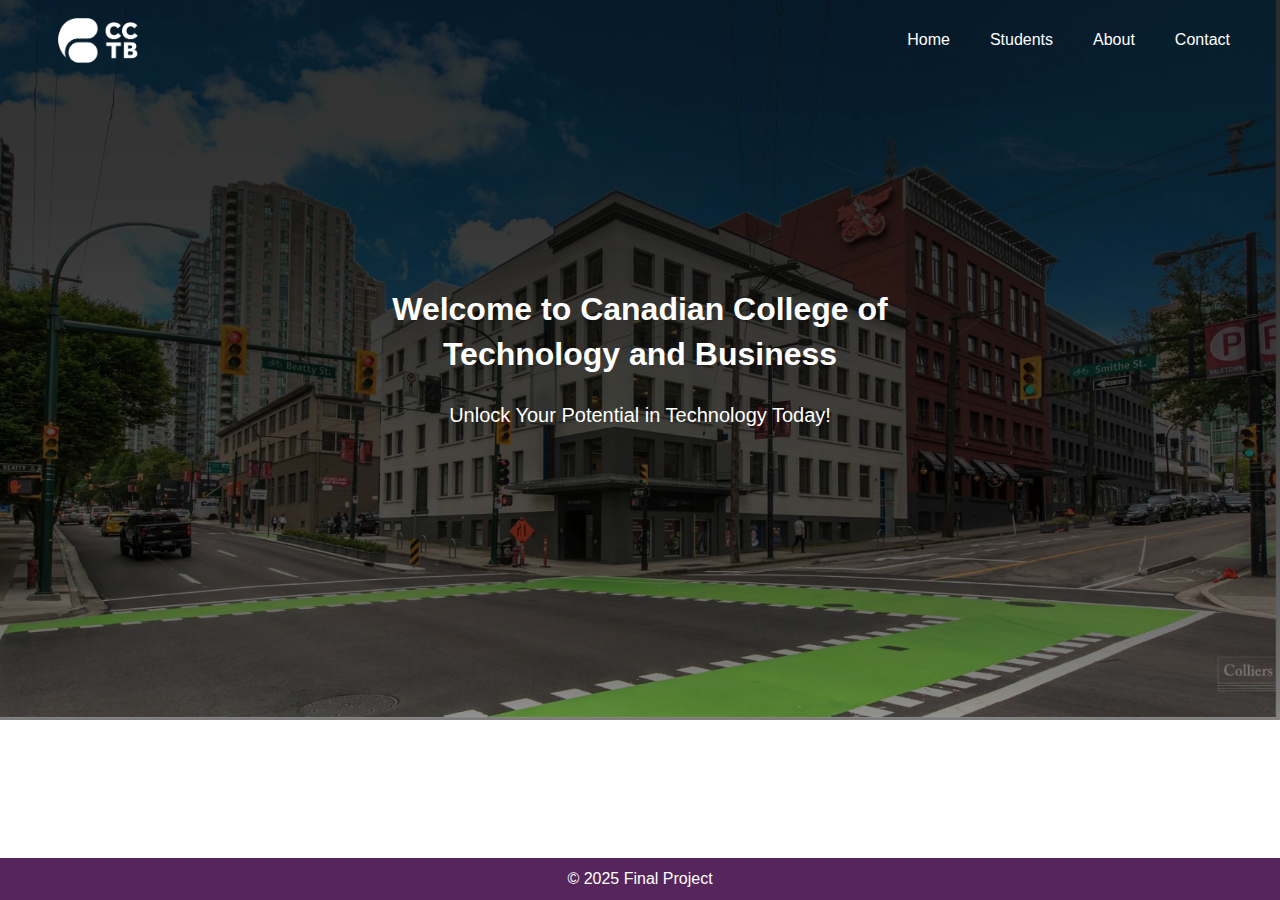
<file: index.html>
<!DOCTYPE html>
<html lang="en">
  <head>
    <meta charset="UTF-8" />
    <meta name="viewport" content="width=device-width, initial-scale=1.0" />
    <link rel="stylesheet" href="./style.css">
    <title>About me | Yasmin</title>
  </head>
  <body>

    <header id="header">
      <nav class="container">
        <img src="./media/cctb-logo.svg" alt="CCTB Logo">
        <ul class="nav-list">
        <li><a href="../index.html">Home</a></li>
        <li><a href="./pages/students.html">Students</a></li>
        <li><a href="./pages/about.html">About</a></li>
        <li><a href="./pages/contact.html">Contact</a></li>
        </ul>
      </nav>
    </header>

    <main>
      <section class="hero">
        <div class="content">
          <h1>Welcome to Canadian College of Technology and Business</h1>
          <p>Unlock Your Potential in Technology Today!</p>
        </div>
      </section>
    </main>

    <footer id="footer">
      <p>&copy; 2025 Final Project</p>
    </footer>

  </body>
</html>
</file>
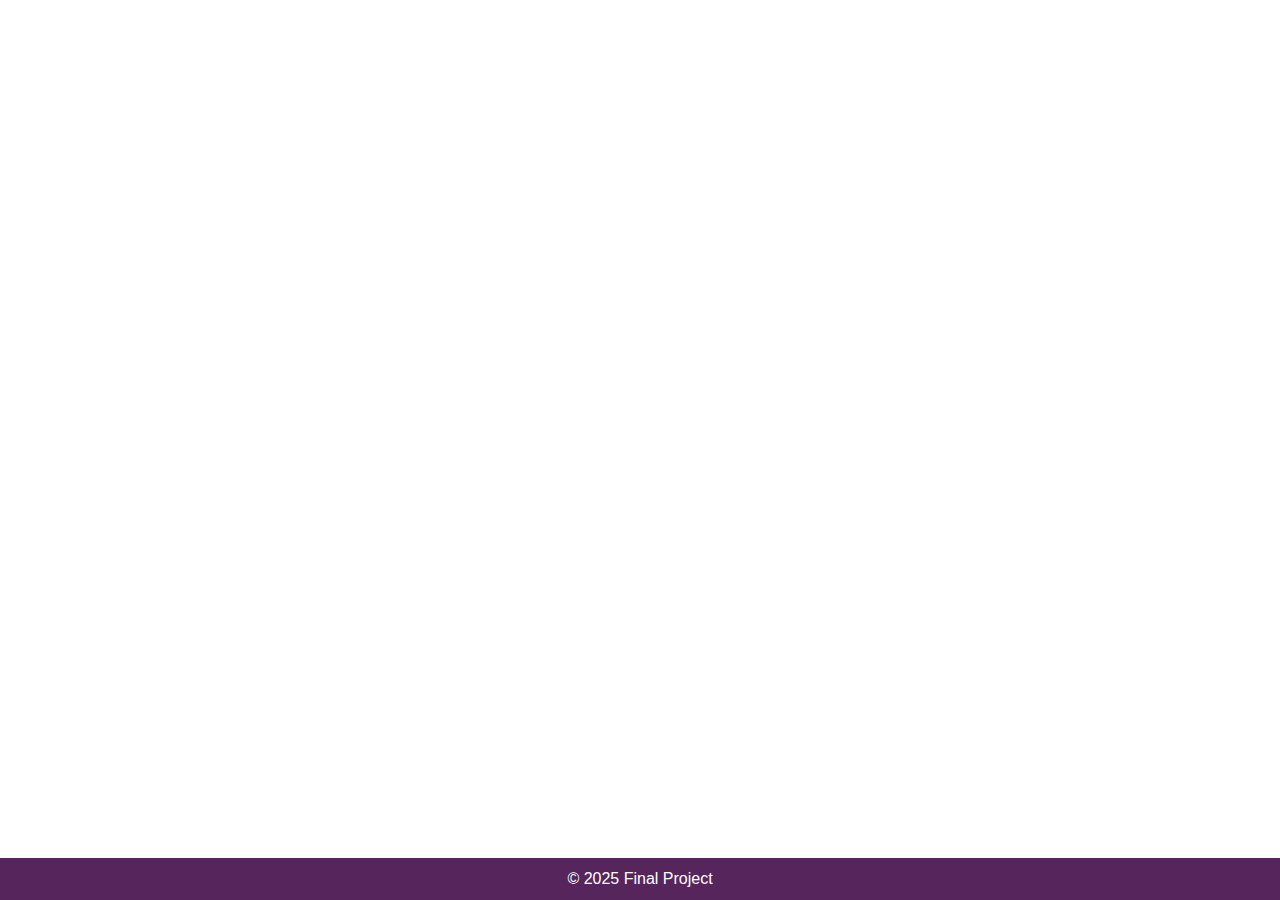
<file: pages/about.html>
<!DOCTYPE html>
<html lang="en">

<head>
  <meta charset="UTF-8" />
  <meta name="viewport" content="width=device-width, initial-scale=1.0" />
  <link rel="stylesheet" href="../style.css">
  <title>About</title>
</head>

<body>
  <header id="header">
    <nav>
      <ul class="nav-list">
        <li><a href="../index.html">Home</a></li>
        <li><a href="./students.html">Students</a></li>
        <li><a href="./about.html">About</a></li>
        <li><a href="./contact.html">Contact</a></li>
      </ul>
    </nav>
  </header>

  <main id="main">
    <h1>About Us Page</h1>
  </main>

  <footer id="footer">
    <p>&copy; 2025 Final Project</p>
  </footer>
</body>

</html>
</file>
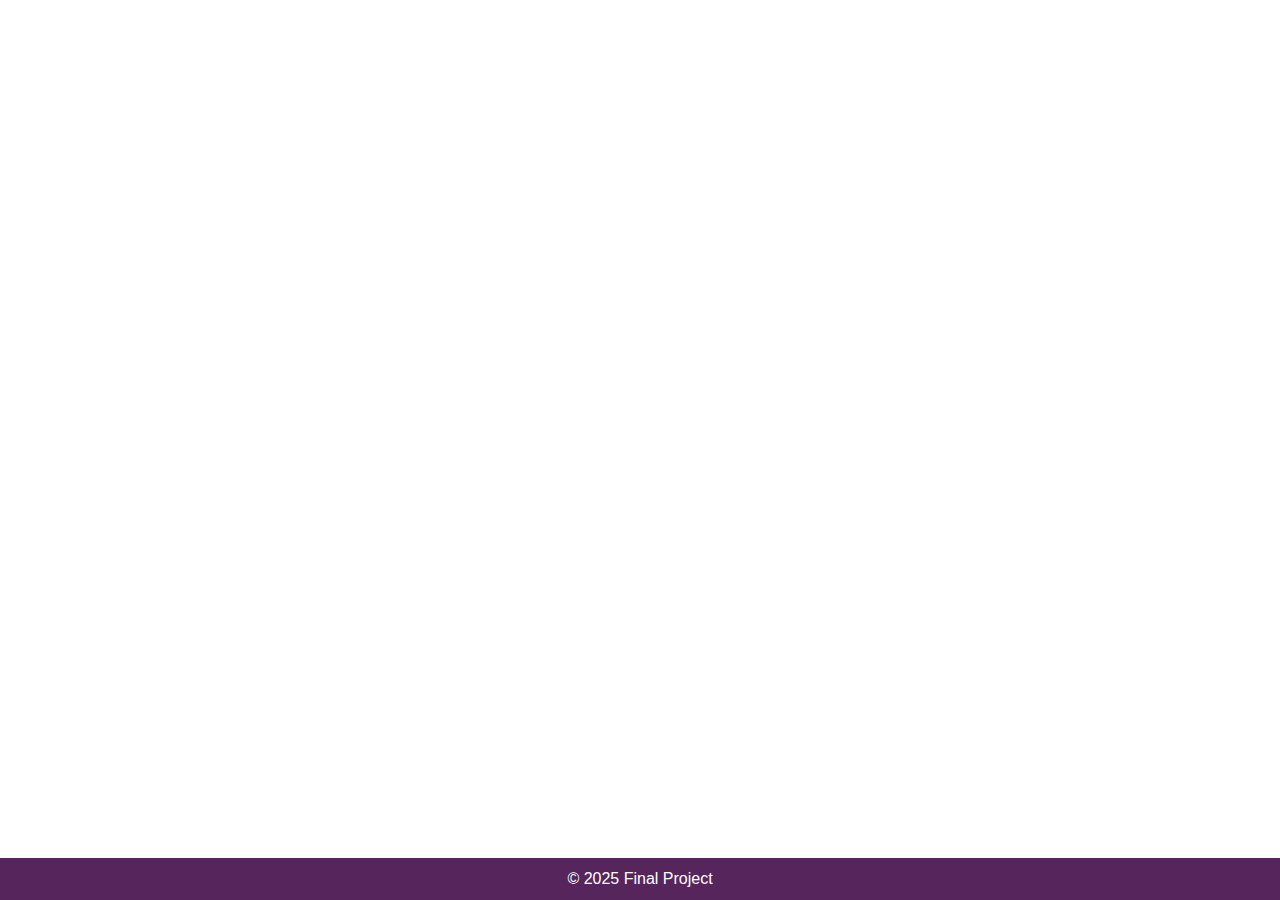
<file: pages/contact.html>
<!DOCTYPE html>
<html lang="en">

<head>
  <meta charset="UTF-8" />
  <meta name="viewport" content="width=device-width, initial-scale=1.0" />
  <link rel="stylesheet" href="../style.css">
  <title>Contact</title>
</head>

<body>
  <header id="header">
    <nav>
      <ul class="nav-list">
        <li><a href="../index.html">Home</a></li>
        <li><a href="./students.html">Students</a></li>
        <li><a href="./about.html">About</a></li>
        <li><a href="./contact.html">Contact</a></li>
      </ul>
    </nav>
  </header>

  <main id="main">
    <h1>Contact Page</h1>
  </main>

  <footer id="footer">
    <p>&copy; 2025 Final Project</p>
  </footer>
</body>

</html>
</file>
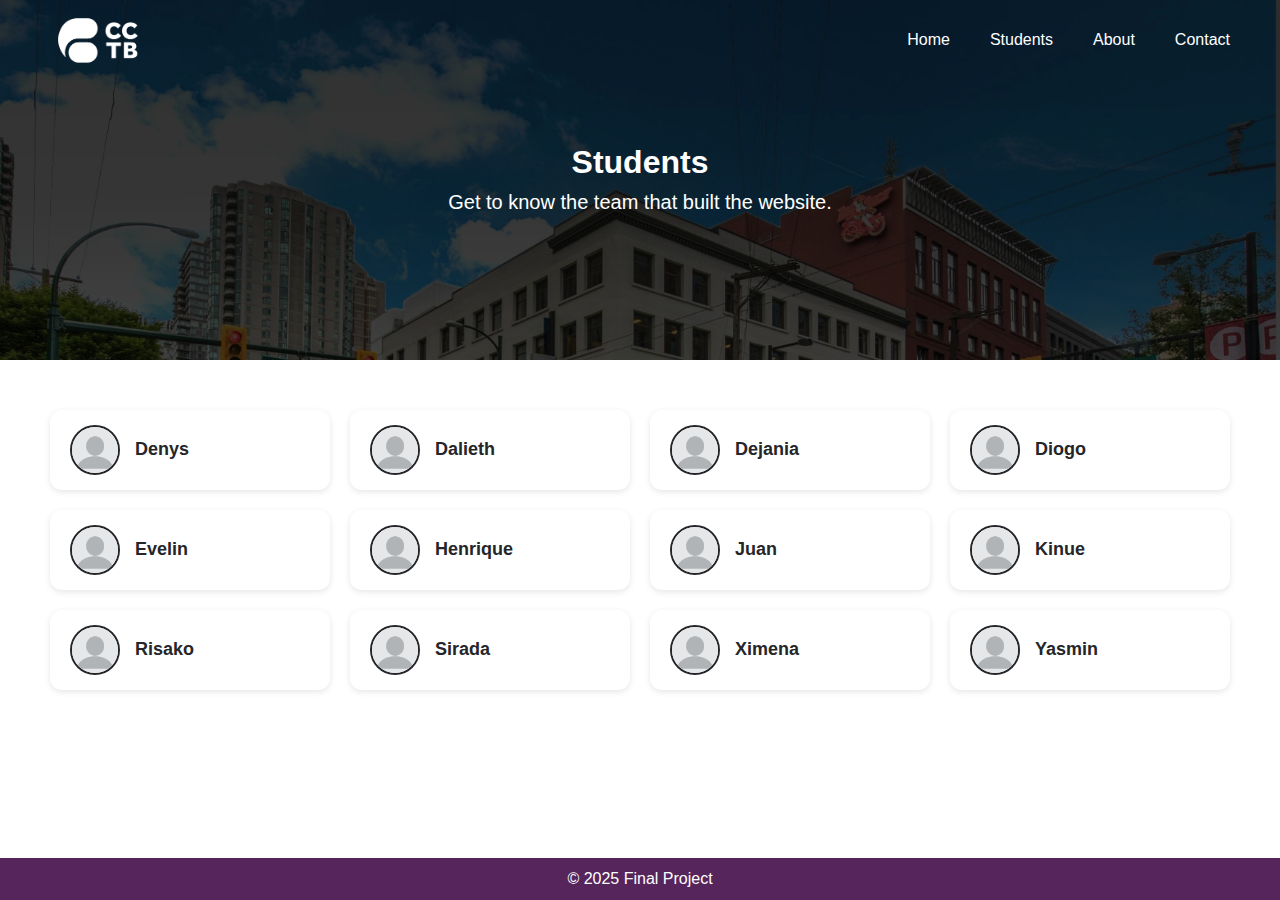
<file: pages/students.html>
<!DOCTYPE html>
<html lang="en">
  <head>
    <meta charset="UTF-8" />
    <meta name="viewport" content="width=device-width, initial-scale=1.0" />
    <link rel="stylesheet" href="../style.css">
    <title>Final Project</title>
  </head>
  <body>

    <header id="header">
      <nav class="container">
        <img src="../media/cctb-logo.svg" alt="CCTB Logo">
        <ul class="nav-list">
        <li><a href="../index.html">Home</a></li>
        <li><a href="./students.html">Students</a></li>
        <li><a href="./about.html">About</a></li>
        <li><a href="./contact.html">Contact</a></li>
        </ul>
      </nav>
    </header>

    <main>
      <section class="hero pages">
        <div class="content">
          <h1>Students</h1>
          <p>Get to know the team that built the website.</p>
        </div>
      </section>
        <section class="container students-flex">
        <a class="student-card" href="">
          <img class="avatar" src="../media/avatar.webp" alt="">
          <p class="student-info">Denys</p>
        </a>

        <a class="student-card" href="">
          <img class="avatar" src="../media/avatar.webp" alt="">
          <p class="student-info">Dalieth</p>
        </a>
        <a class="student-card" href="">
          <img class="avatar" src="../media/avatar.webp" alt="">
          <p class="student-info">Dejania</p>
        </a>
        <a class="student-card" href="">
          <img class="avatar" src="../media/avatar.webp" alt="">
          <p class="student-info">Diogo</p>
        </a>
        <a class="student-card" href="">
          <img class="avatar" src="../media/avatar.webp" alt="">
          <p class="student-info">Evelin</p>
        </a>
        <a class="student-card" href="">
          <img class="avatar" src="../media/avatar.webp" alt="">
          <p class="student-info">Henrique</p>
        </a>
        <a class="student-card" href="">
          <img class="avatar" src="../media/avatar.webp" alt="">
          <p class="student-info">Juan</p>
        </a>
        <a class="student-card" href="">
          <img class="avatar" src="../media/avatar.webp" alt="">
          <p class="student-info">Kinue</p>
        </a>
        <a class="student-card" href="">
          <img class="avatar" src="../media/avatar.webp" alt="">
          <p class="student-info">Risako</p>
        </a>
        <a class="student-card" href="">
          <img class="avatar" src="../media/avatar.webp" alt="">
          <p class="student-info">Sirada</p>
        </a>
        <a class="student-card" href="">
          <img class="avatar" src="../media/avatar.webp" alt="">
          <p class="student-info">Ximena</p>
        </a>
        <a class="student-card" href="">
          <img class="avatar" src="../media/avatar.webp" alt="">
          <p class="student-info">Yasmin</p>
        </a>
      </section>
    </main>

    <footer id="footer">
      <p>&copy; 2025 Final Project</p>
    </footer>

  </body>
</html>
</file>
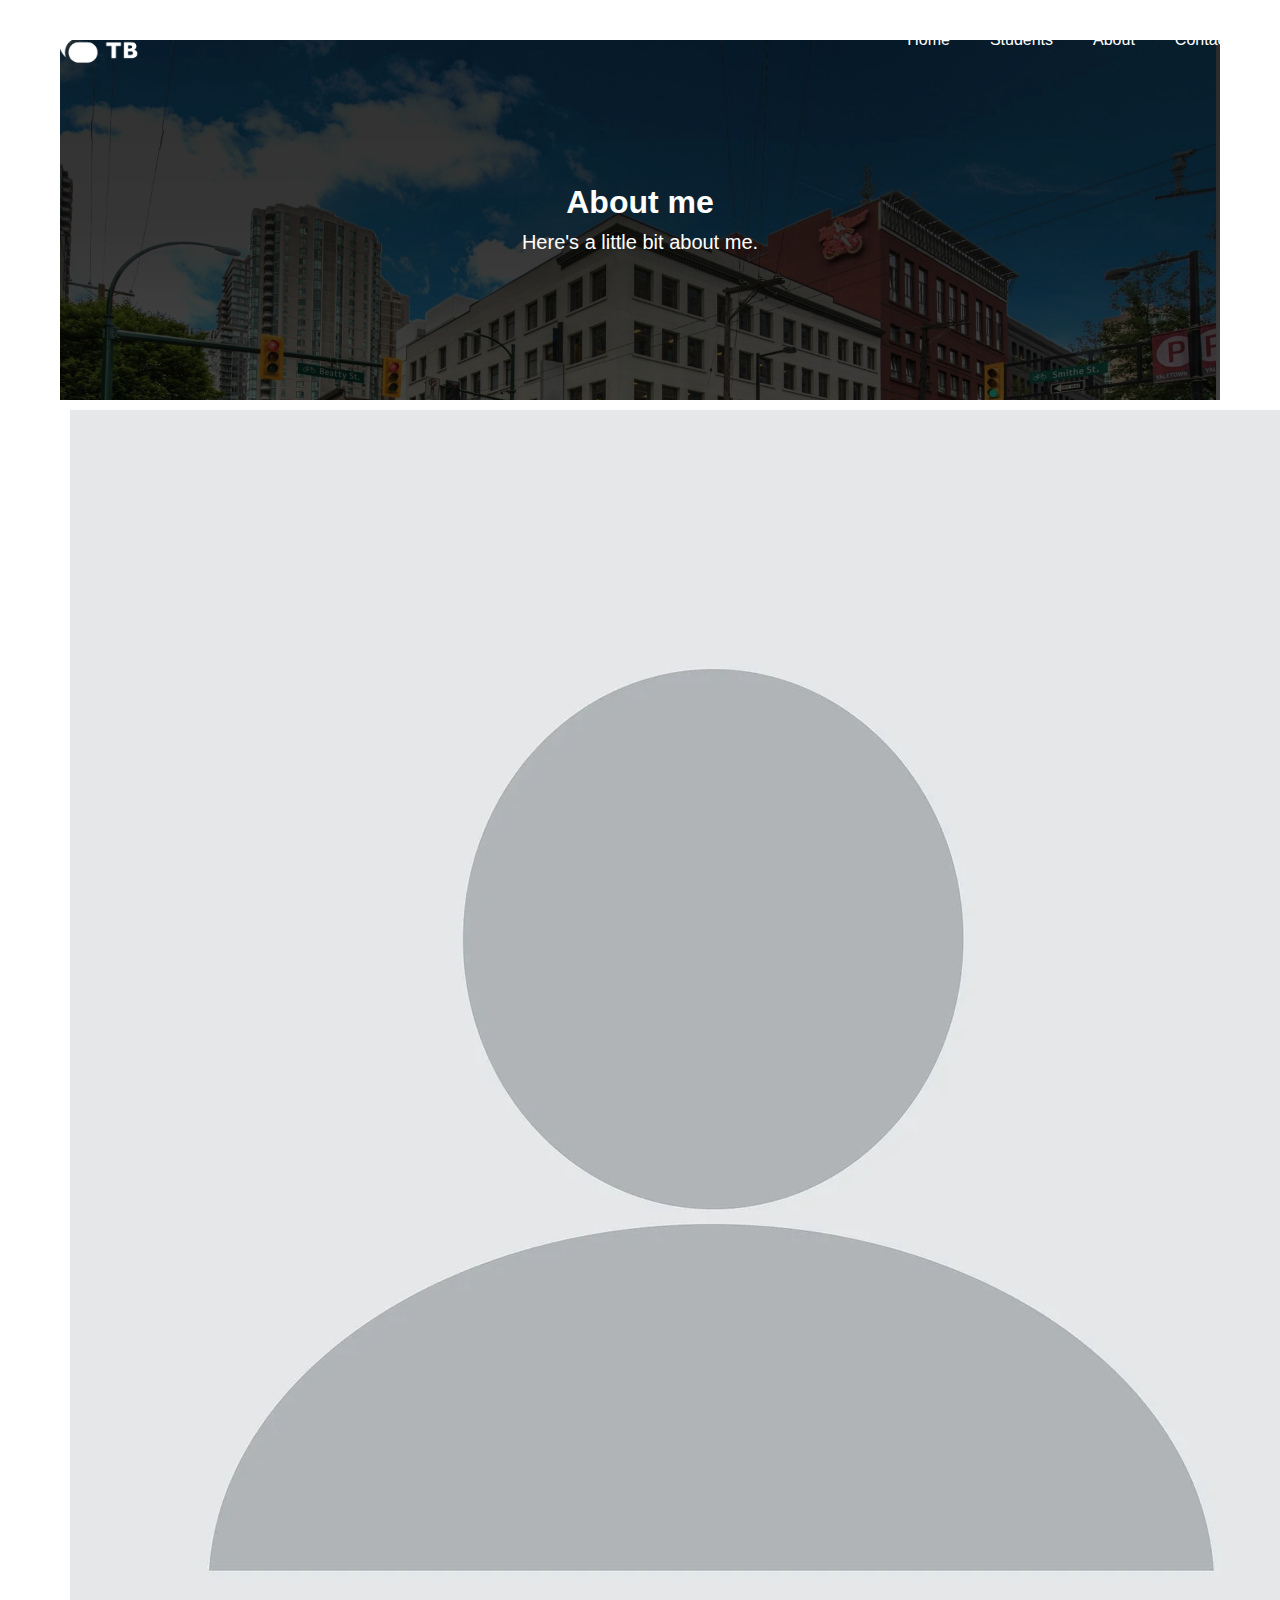
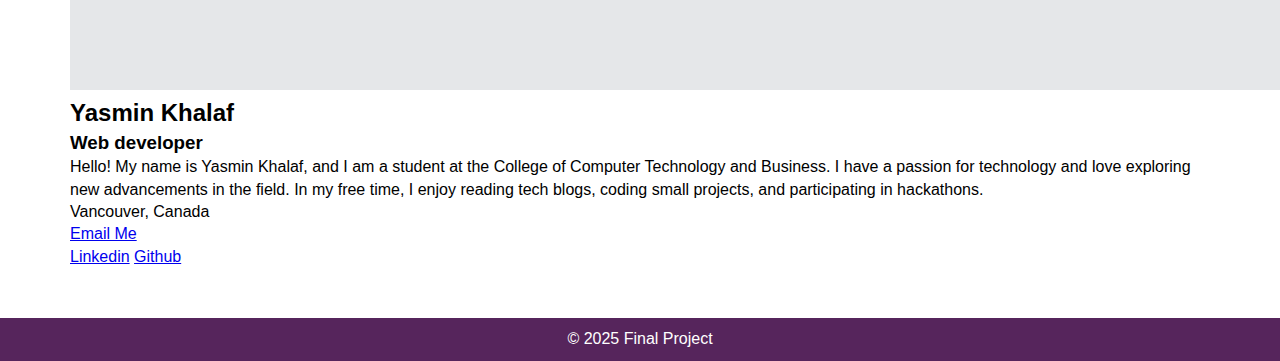
<file: pages/yasmin.html>
<!DOCTYPE html>
<html lang="en">
  <head>
    <meta charset="UTF-8" />
    <meta name="viewport" content="width=device-width, initial-scale=1.0" />
    <link rel="stylesheet" href="../style.css">
    <link rel="stylesheet" href="../styles/yasmin.css">
    <title>Final Project</title>
  </head>
  <body>

    <header id="header">
      <nav class="container">
        <img src="../media/cctb-logo.svg" alt="CCTB Logo">
        <ul class="nav-list">
        <li><a href="../index.html">Home</a></li>
        <li><a href="./students.html">Students</a></li>
        <li><a href="./about.html">About</a></li>
        <li><a href="./contact.html">Contact</a></li>
        </ul>
      </nav>
    </header>

    <main>
      <section class="hero pages">
        <div class="content">
          <h1>About me</h1>
          <p>Here's a little bit about me.</p>
        </div>
      </section>
      <section class="container intro">
        <img src="../media/avatar.webp" alt="profile" srcset="">
        <div class="content">
          <div class="about">
            <h2>Yasmin Khalaf</h2>
          <h3>Web developer</h3>
          </div>
          <p>Hello! My name is Yasmin Khalaf, and I am a student at the College of Computer Technology and Business. I have a passion for technology and love exploring new advancements in the field. In my free time, I enjoy reading tech blogs, coding small projects, and participating in hackathons.</p>
          <div class="contact">
            <p>Vancouver, Canada</p>
            <a href="mailto:yasminlkhalaf@gmail.com">Email Me</a>
          </div>
          <div class="social">
            <a href="http://">Linkedin</a>
            <a href="http://">Github</a>
          </div>
        </div>
      </section>
    </main>

    <footer id="footer">
      <p>&copy; 2025 Final Project</p>
    </footer>

  </body>
</html>
</file>
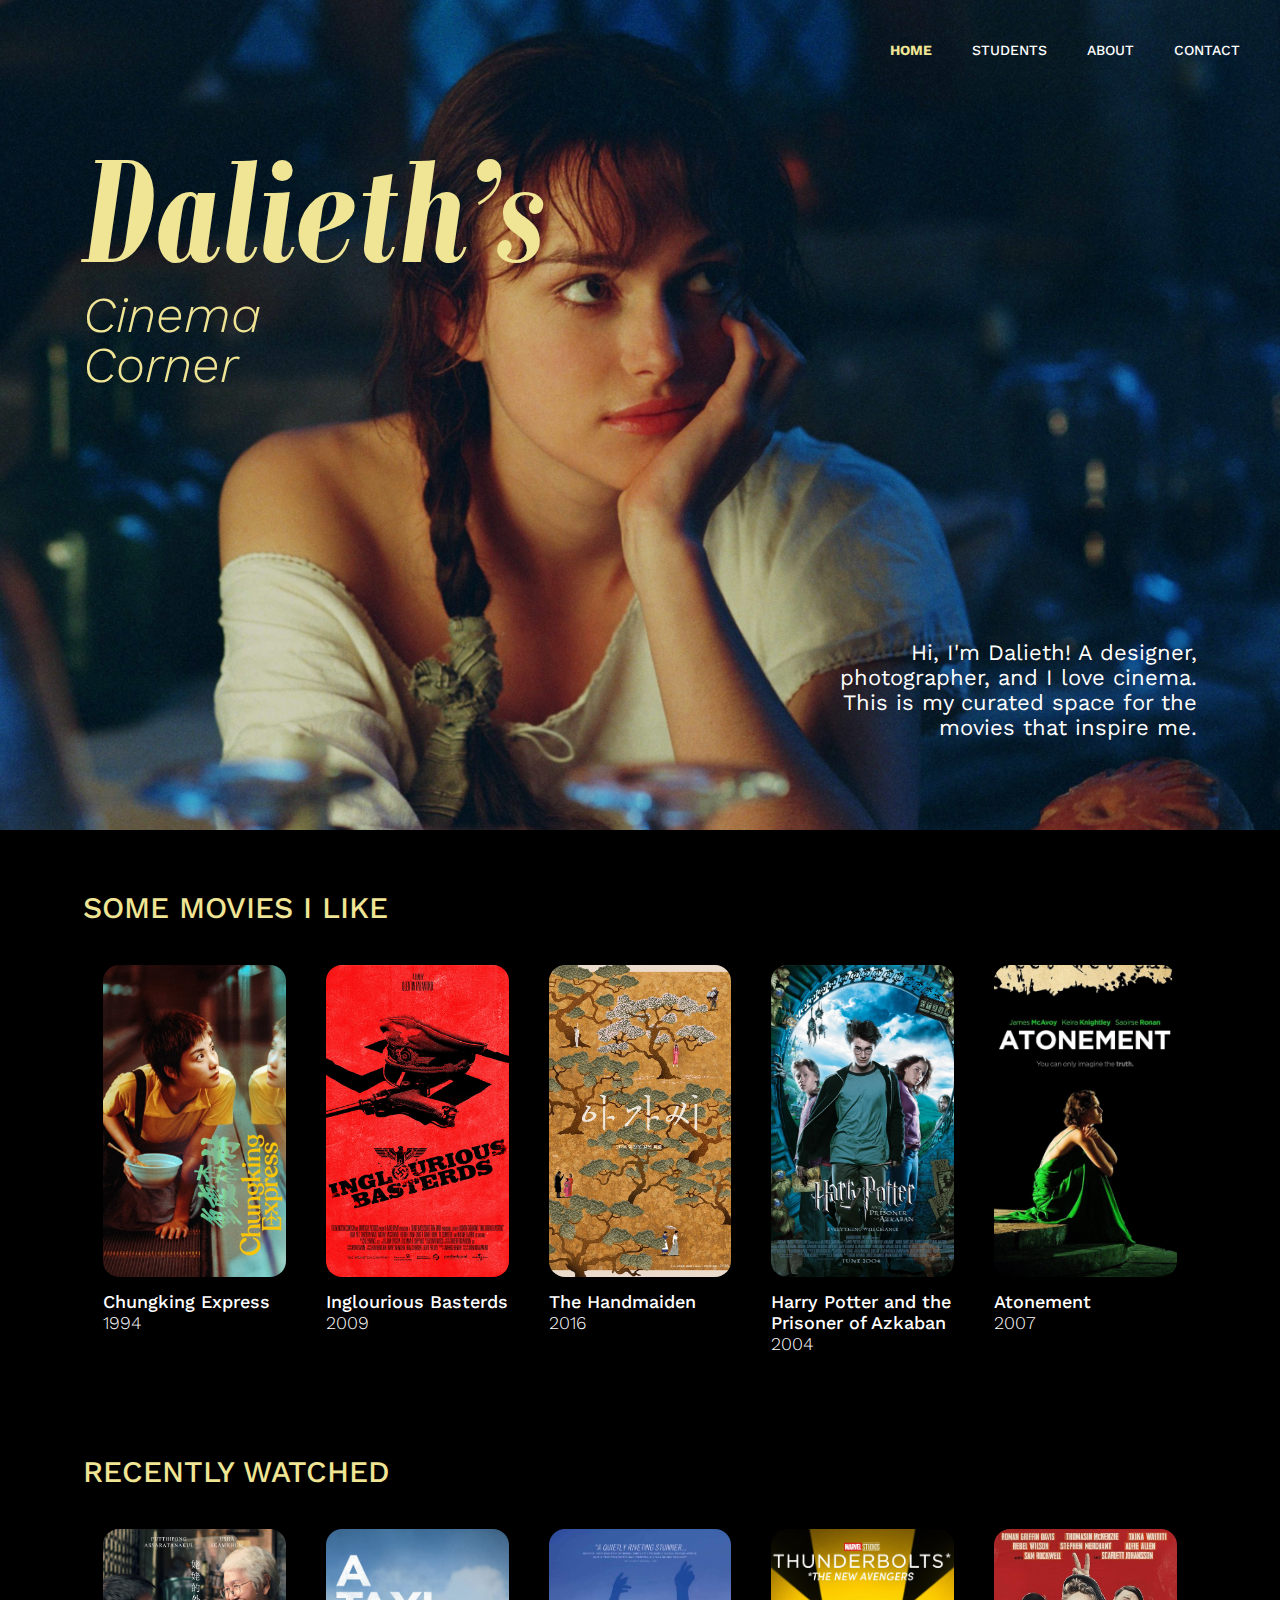
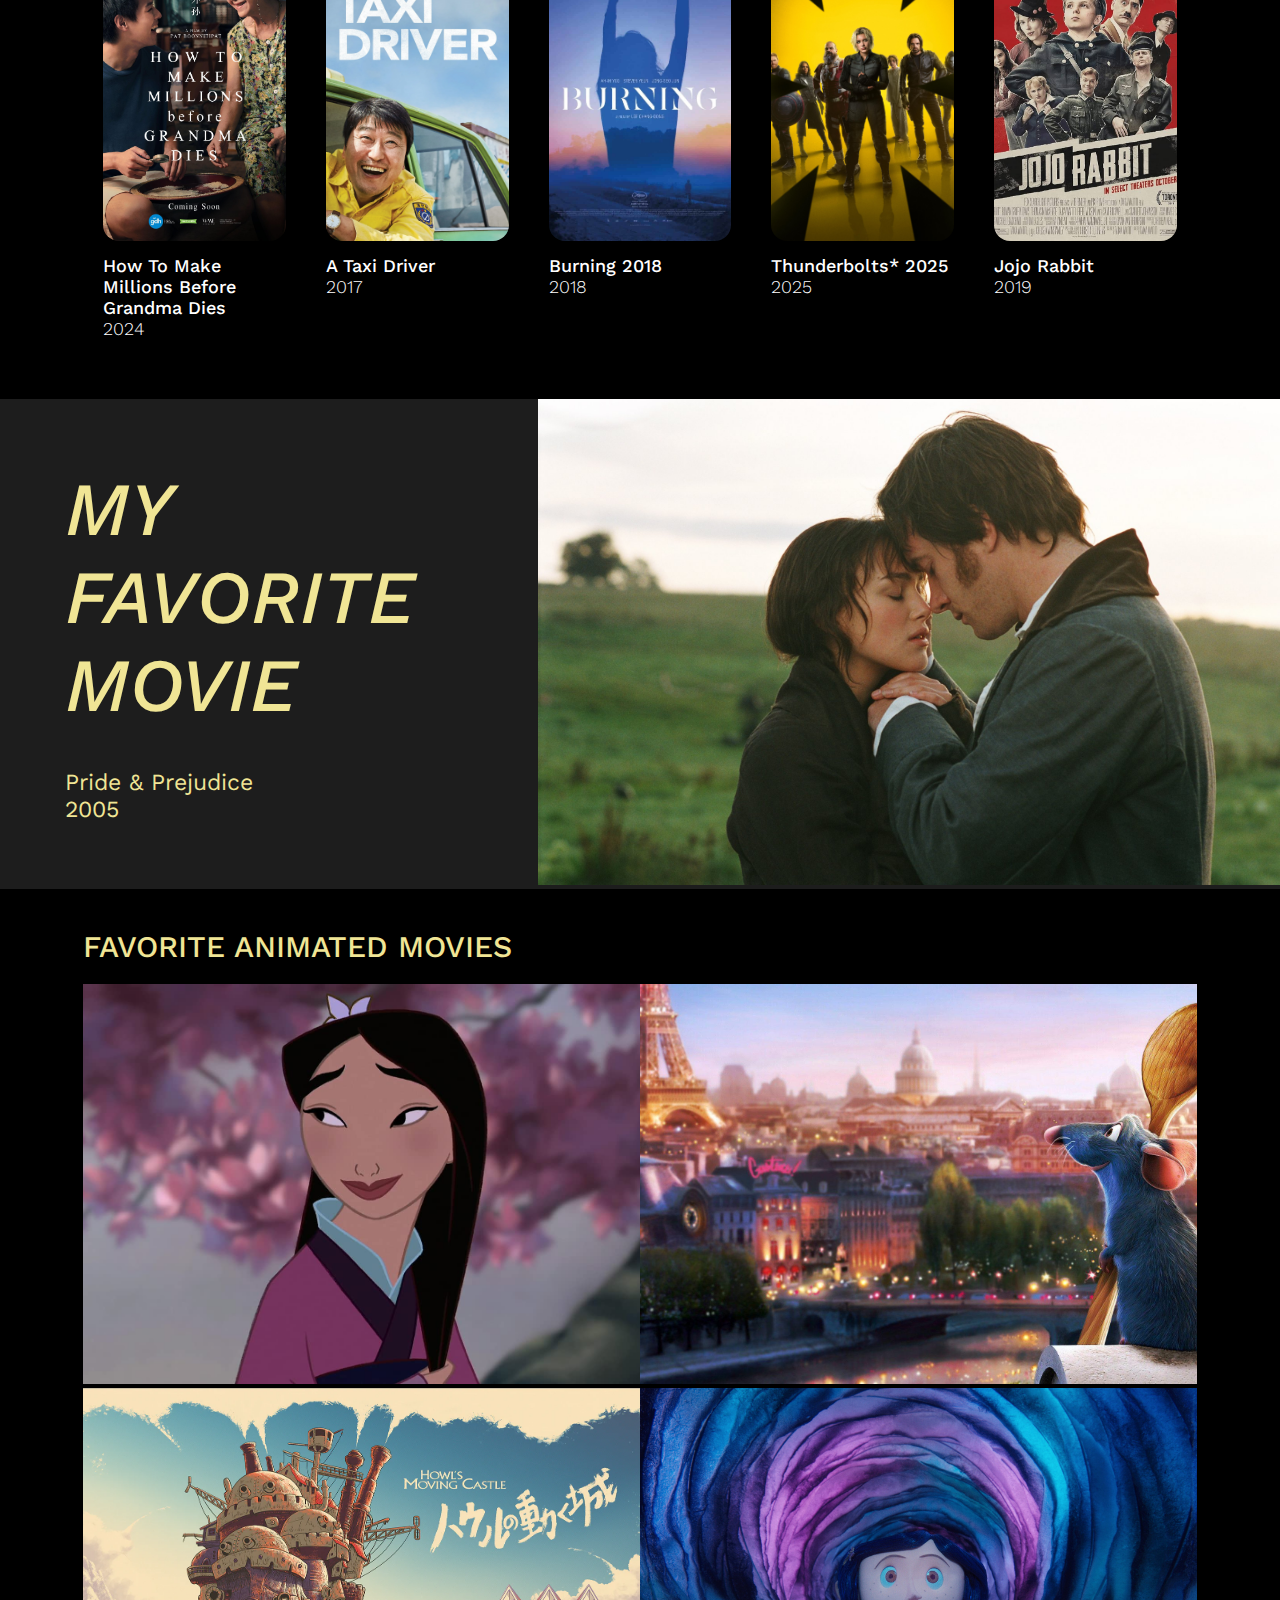
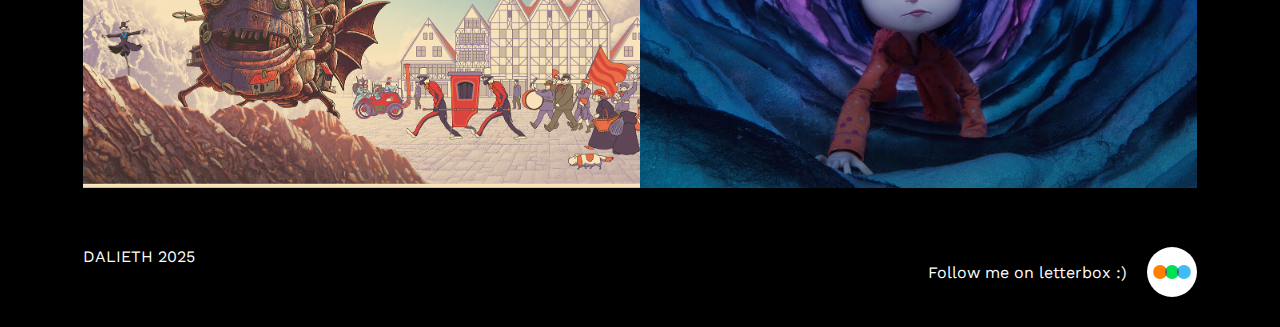
<file: students/dalieth.html>
<!DOCTYPE html>
<html lang="en">
  <head>
    <meta charset="UTF-8" />
    <meta name="viewport" content="width=device-width, initial-scale=1.0" />
    <link rel="stylesheet" href="../styles/dalieth.css" />
    <link rel="preconnect" href="https://fonts.googleapis.com" />
    <link rel="preconnect" href="https://fonts.gstatic.com" crossorigin />
    <link
      href="https://fonts.googleapis.com/css2?family=Work+Sans:ital,wght@0,100..900;1,100..900&display=swap"
      rel="stylesheet"
    />
    <title>Final Project</title>
  </head>
  <body>
    <header id="header">
      <nav>
        <ul class="nav-list">
        <li><a href="#" class="active">Home</a></li>
        <li><a href="../pages/students.html">Students</a></li>
        <li><a href="../pages/about.html">About</a></li>
        <li><a href="../pages/contact.html">Contact</a></li>
        </ul>
      </nav>
    </header>

    <main>
      <section id="main-banner">
        <div class="container">
          <div class="row">
            <div class="col">
              <div class="author-box">
                <h1>Dalieth’s</h1>
                <h4>
                  Cinema <br />
                  Corner
                </h4>
              </div>
              <div class="author-description">
                <p>
                  Hi, I'm Dalieth! A designer, photographer, and I love cinema.
                  This is my curated space for the movies that inspire me.
                </p>
              </div>
            </div>
          </div>
        </div>
      </section>
      <section id="movies-i-like">
        <div class="container">
          <div class="row">
            <div class="col">
              <h3>Some movies I like</h3>
            </div>
          </div>
          <div class="row movies-grid">
            <div class="col">
              <div class="movie-card">
                <img src="../media/dalieth-images/movies-7.jpg" alt="Chungking Express 1994" />
                <p class="title">Chungking Express</p>
                <p class="date">1994</p>
              </div>
            </div>
            <div class="col">
              <div class="movie-card">
                <img src="../media/dalieth-images/movies-9.jpg" alt="Inglourious Basterds" />
                <p class="title">Inglourious Basterds</p>
                <p class="date">2009</p>
              </div>
            </div>
            <div class="col">
              <div class="movie-card">
                <img src="../media/dalieth-images/movies-5.jpg" alt="The Handmaiden 2016" />
                <p class="title">The Handmaiden</p>
                <p class="date">2016</p>
              </div>
            </div>
            <div class="col">
              <div class="movie-card">
                <img
                  src="../media/dalieth-images/movies-10.jpg"
                  alt="Harry Potter and the Prisoner of Azkaban 2004"
                />
                <p class="title">Harry Potter and the Prisoner of Azkaban</p>
                <p class="date">2004</p>
              </div>
            </div>
            <div class="col">
              <div class="movie-card">
                <img src="../media/dalieth-images/movies-11.jpg" alt="Atonement 2007" />
                <p class="title">Atonement</p>
                <p class="date">2007</p>
              </div>
            </div>
          </div>
        </div>
      </section>
      <section id="recently-watched">
        <div class="container">
          <div class="row">
            <div class="col">
              <h3>recently watched</h3>
            </div>
          </div>
          <div class="row movies-grid">
            <div class="col">
              <div class="movie-card">
                <img
                  src="../media/dalieth-images/movies-1.jpg"
                  alt="How To Make Millions Before Grandma Dies"
                />
                <p class="title">How To Make Millions Before Grandma Dies</p>
                <p class="date">2024</p>
              </div>
            </div>
            <div class="col">
              <div class="movie-card">
                <img src="../media/dalieth-images/movies-2.webp" alt="A Taxi Driver 2017" />
                <p class="title">A Taxi Driver</p>
                <p class="date">2017</p>
              </div>
            </div>
            <div class="col">
              <div class="movie-card">
                <img src="../media/dalieth-images/movies-3.jpg" alt="Burning 2018" />
                <p class="title">Burning 2018</p>
                <p class="date">2018</p>
              </div>
            </div>
            <div class="col">
              <div class="movie-card">
                <img src="../media/dalieth-images/movies-4.jpg" alt="Thunderbolts* 2025" />
                <p class="title">Thunderbolts* 2025</p>
                <p class="date">2025</p>
              </div>
            </div>
            <div class="col">
              <div class="movie-card">
                <img src="../media/dalieth-images/movies-12.jpg" alt="Jojo Rabbit 2019" />
                <p class="title">Jojo Rabbit</p>
                <p class="date">2019</p>
              </div>
            </div>
          </div>
        </div>
      </section>
      <section id="favorite-movie">
        <div class="container">
          <div class="row">
            <div class="col">
              <div class="wrap">
                <h2>
                  my <br />favorite <br />
                  movie
                </h2>
                <p>Pride & Prejudice <br />2005</p>
              </div>
            </div>
            <div class="col">
              <img src="../media/dalieth-images/wall.jpg" alt="" />
            </div>
          </div>
        </div>
      </section>
      <section id="animated-movies">
        <div class="container">
          <div class="row">
            <div class="col">
              <h3>favorite animated movies</h3>
            </div>
          </div>
          <div class="row images-grid">
            <div class="col">
              <img src="../media/dalieth-images/movies-mulan.jpg" alt="Mulan" />
            </div>
            <div class="col">
              <img src="../media/dalieth-images/movies-rata.jpg" alt="ratatouille" />
            </div>
            <div class="col">
              <img src="../media/dalieth-images/movies-howl.webp" alt="Howl" />
            </div>
            <div class="col">
              <img src="../media/dalieth-images/movies-coraline.jpg" alt="Coraline" />
            </div>
          </div>
        </div>
      </section>
    </main>

    <footer id="footer">
      <div class="container">
        <div class="row">
          <div class="col">
            <p>DALIETH 2025</p>
          </div>
          <div class="col">
            <a href="https://letterboxd.com/dalieth/" target="_blank"
              ><span>Follow me on letterbox :)</span>
              <img src="../media/dalieth-images/letterboxd-decal-dots-neg-rgb.svg" alt=""
            /></a>
          </div>
        </div>
      </div>
    </footer>
  </body>
</html>
</file>
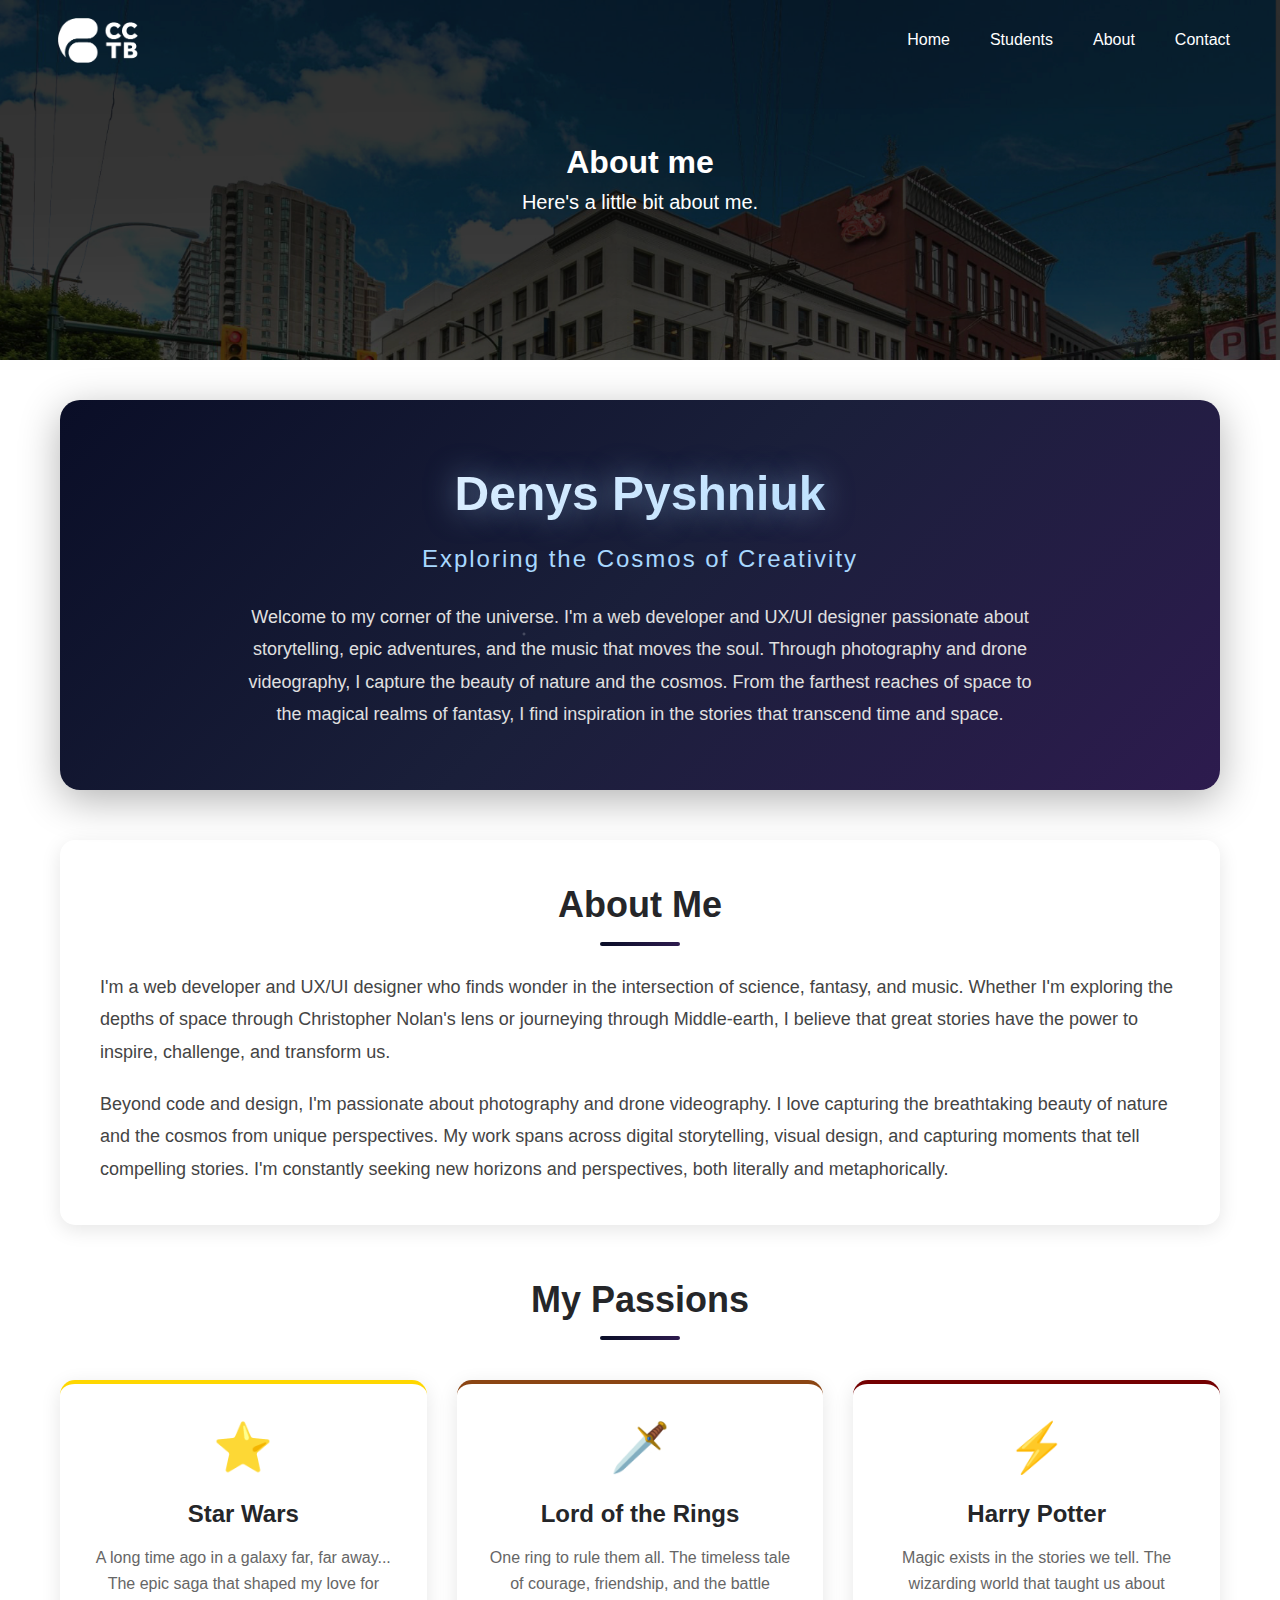
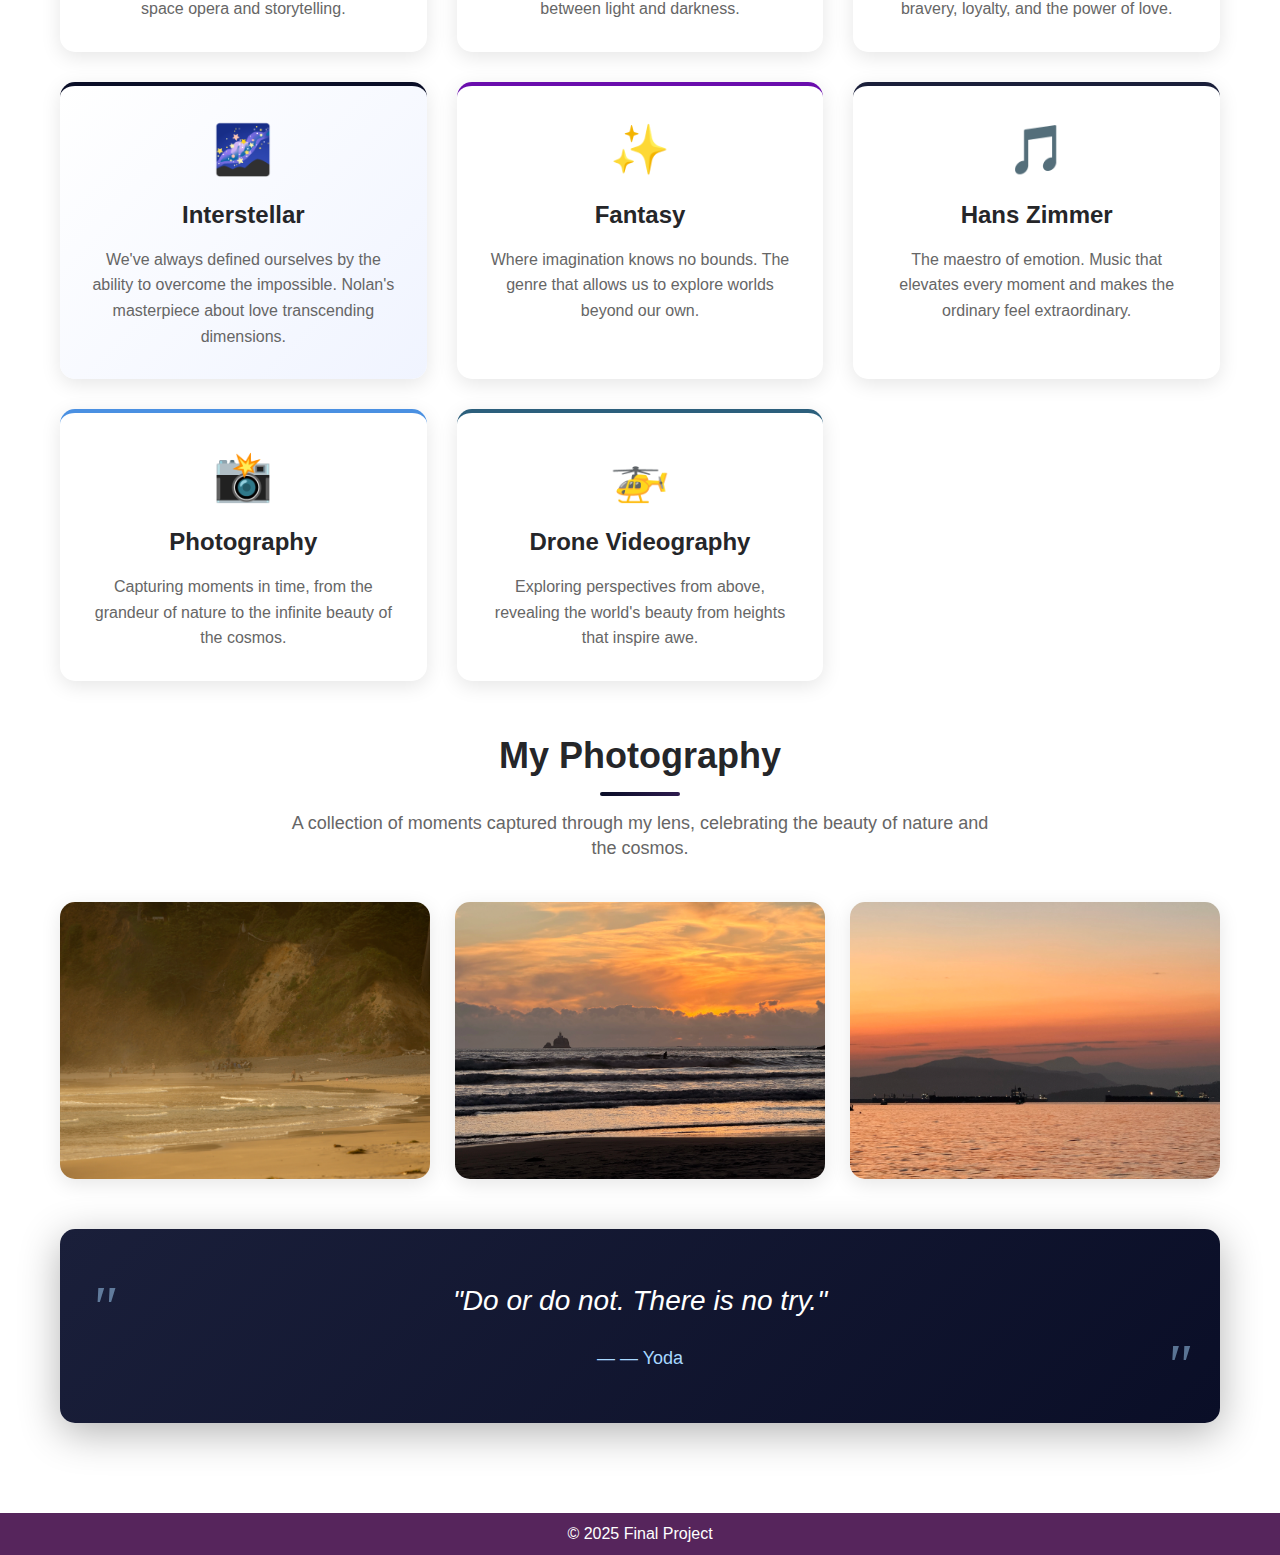
<file: students/denys.html>
<!DOCTYPE html>
<html lang="en">
<head>
  <meta charset="UTF-8" />
  <meta name="viewport" content="width=device-width, initial-scale=1.0" />
  <link rel="stylesheet" href="../style.css">
  <link rel="stylesheet" href="../styles/denys.css">
  <title>Final Project</title>
</head>

<body>

  <header id="header">
    <nav class="container">
      <img src="../media/cctb-logo.svg" alt="CCTB Logo">
      <ul class="nav-list">
        <li><a href="../index.html">Home</a></li>
        <li><a href="../pages/students.html">Students</a></li>
        <li><a href="../pages/about.html">About</a></li>
        <li><a href="../pages/contact.html">Contact</a></li>
      </ul>
    </nav>
  </header>
 <section class="hero pages">
      <div class="content">
        <h1>About me</h1>
        <p>Here's a little bit about me.</p>
      </div>
    </section>
    <main id="main">
      <section class="hero-section">
        <div class="hero-content">
          <h1 class="hero-title">Denys Pyshniuk</h1>
          <p class="hero-subtitle">Exploring the Cosmos of Creativity</p>
          <p class="hero-description">
            Welcome to my corner of the universe. I'm a web developer and UX/UI designer
            passionate about storytelling, epic adventures, and the music that moves the soul.
            Through photography and drone videography, I capture the beauty of nature and the
            cosmos. From the farthest reaches of space to the magical realms of fantasy, I find
            inspiration in the stories that transcend time and space.
          </p>
        </div>
      </section>

      <section class="about-section">
        <h2>About Me</h2>
        <div class="about-content">
          <p>
            I'm a web developer and UX/UI designer who finds wonder in the intersection of
            science, fantasy, and music. Whether I'm exploring the depths of space through
            Christopher Nolan's lens or journeying through Middle-earth, I believe that great
            stories have the power to inspire, challenge, and transform us.
          </p>
          <p>
            Beyond code and design, I'm passionate about photography and drone videography.
            I love capturing the breathtaking beauty of nature and the cosmos from unique
            perspectives. My work spans across digital storytelling, visual design, and
            capturing moments that tell compelling stories. I'm constantly seeking new horizons
            and perspectives, both literally and metaphorically.
          </p>
        </div>
      </section>

      <section class="interests-section">
        <h2>My Passions</h2>
        <div class="interests-grid">
          <div class="interest-card star-wars">
            <div class="card-icon">⭐</div>
            <h3>Star Wars</h3>
            <p>A long time ago in a galaxy far, far away... The epic saga that shaped my love for space opera and storytelling.</p>
          </div>

          <div class="interest-card lotr">
            <div class="card-icon">🗡️</div>
            <h3>Lord of the Rings</h3>
            <p>One ring to rule them all. The timeless tale of courage, friendship, and the battle between light and darkness.</p>
          </div>

          <div class="interest-card harry-potter">
            <div class="card-icon">⚡</div>
            <h3>Harry Potter</h3>
            <p>Magic exists in the stories we tell. The wizarding world that taught us about bravery, loyalty, and the power of love.</p>
          </div>

          <div class="interest-card interstellar">
            <div class="card-icon">🌌</div>
            <h3>Interstellar</h3>
            <p>We've always defined ourselves by the ability to overcome the impossible. Nolan's masterpiece about love transcending dimensions.</p>
          </div>

          <div class="interest-card fantasy">
            <div class="card-icon">✨</div>
            <h3>Fantasy</h3>
            <p>Where imagination knows no bounds. The genre that allows us to explore worlds beyond our own.</p>
          </div>

          <div class="interest-card hans-zimmer">
            <div class="card-icon">🎵</div>
            <h3>Hans Zimmer</h3>
            <p>The maestro of emotion. Music that elevates every moment and makes the ordinary feel extraordinary.</p>
          </div>

          <div class="interest-card photography">
            <div class="card-icon">📸</div>
            <h3>Photography</h3>
            <p>Capturing moments in time, from the grandeur of nature to the infinite beauty of the cosmos.</p>
          </div>

          <div class="interest-card drone">
            <div class="card-icon">🚁</div>
            <h3>Drone Videography</h3>
            <p>Exploring perspectives from above, revealing the world's beauty from heights that inspire awe.</p>
          </div>
        </div>
      </section>

      <section class="gallery-section">
        <h2>My Photography</h2>
        <p class="gallery-intro">A collection of moments captured through my lens, celebrating the beauty of nature and the cosmos.</p>
        <div class="gallery-grid">
          <div class="gallery-item">
            <img src="../media/denys-images/9J0A0541.webp" alt="Description of your photo">
            <div class="gallery-overlay">
              <p class="gallery-caption">Nature 1</p>
            </div>
          </div>
          <div class="gallery-item">
            <img src="../media/denys-images/IMG_8180.webp" alt="Description of your photo">
            <div class="gallery-overlay">
              <p class="gallery-caption">Nature 3</p>
            </div>
          </div>
          <div class="gallery-item">
            <img src="../media/denys-images/IMG_8512.webp" alt="Description of your photo">
            <div class="gallery-overlay">
              <p class="gallery-caption">Nature 4</p>
            </div>
          </div>
        </div>
      </section>

      <section class="quote-section">
        <blockquote class="inspirational-quote">
          "Do or do not. There is no try."
          <cite>— Yoda</cite>
        </blockquote>
      </section>
    </main>

    <footer id="footer">
      <p>&copy; 2025 Final Project</p>
    </footer>
  </body>
</html>
</file>
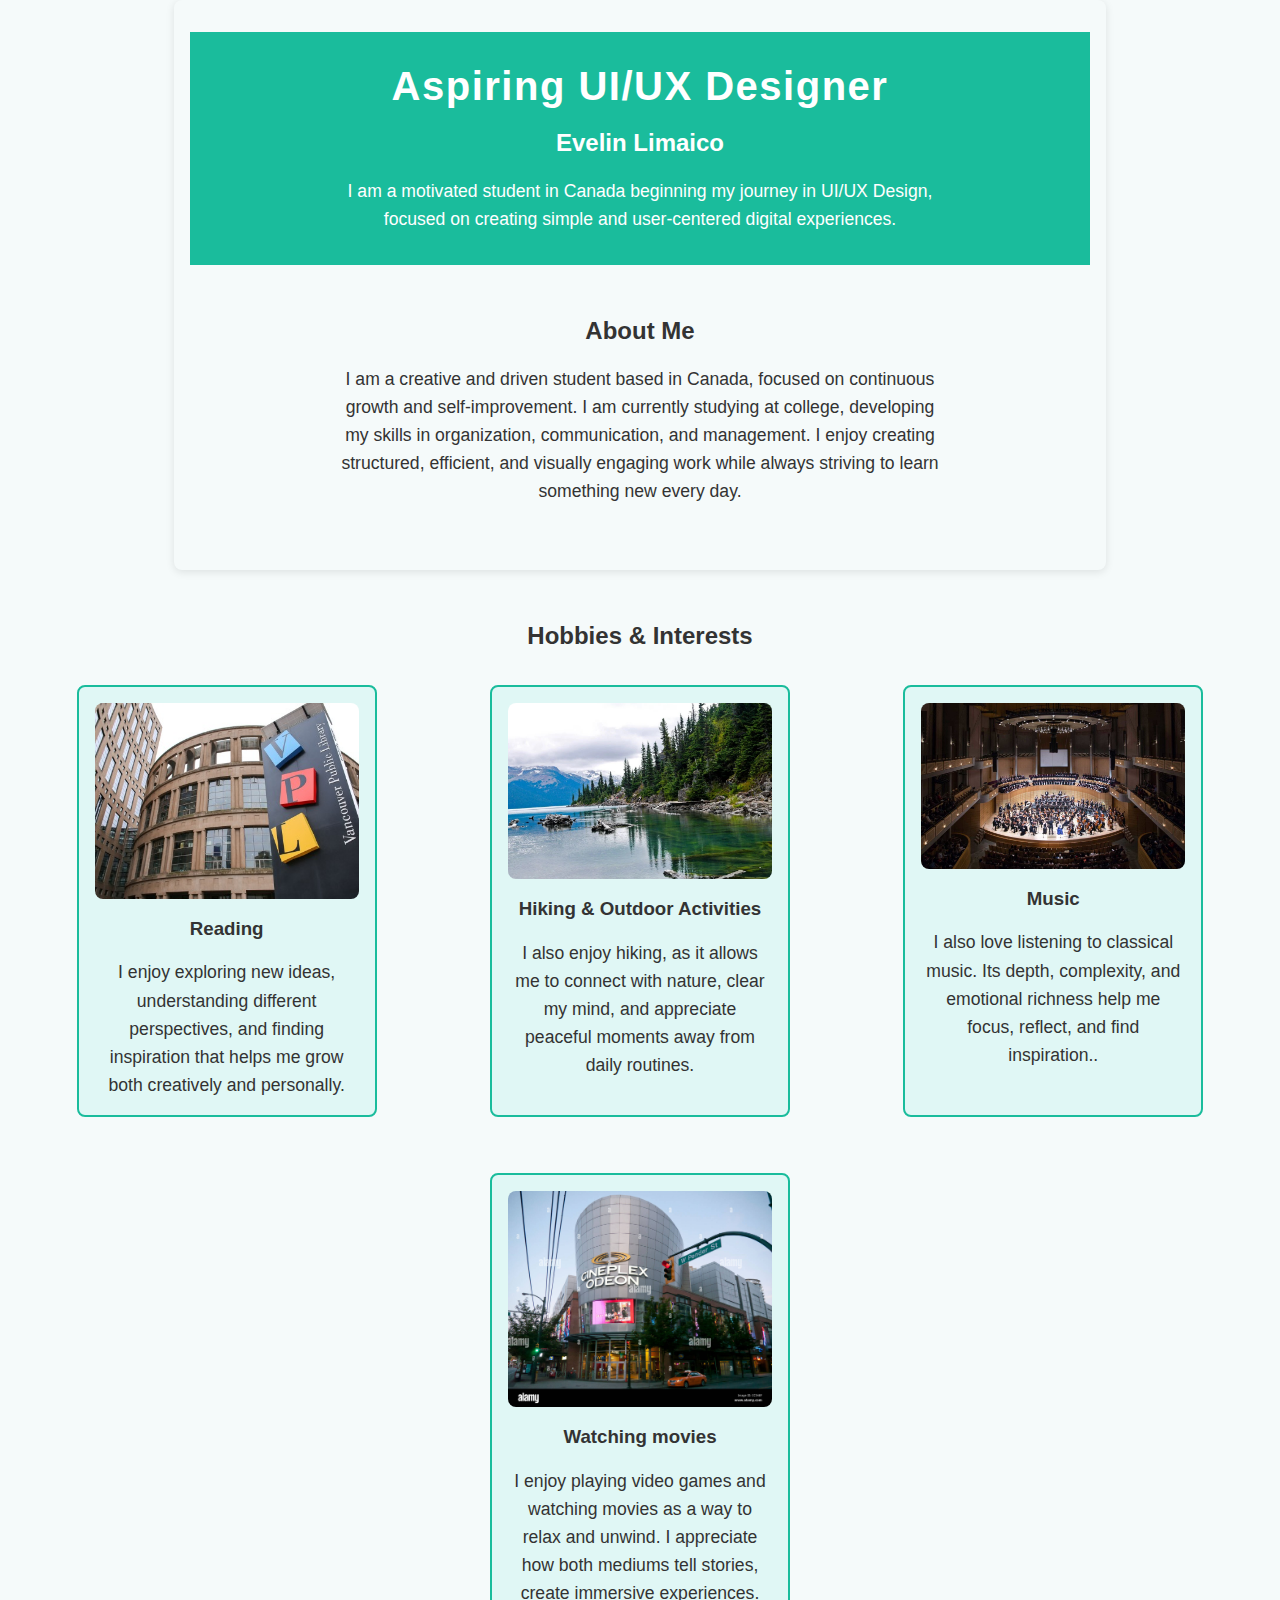
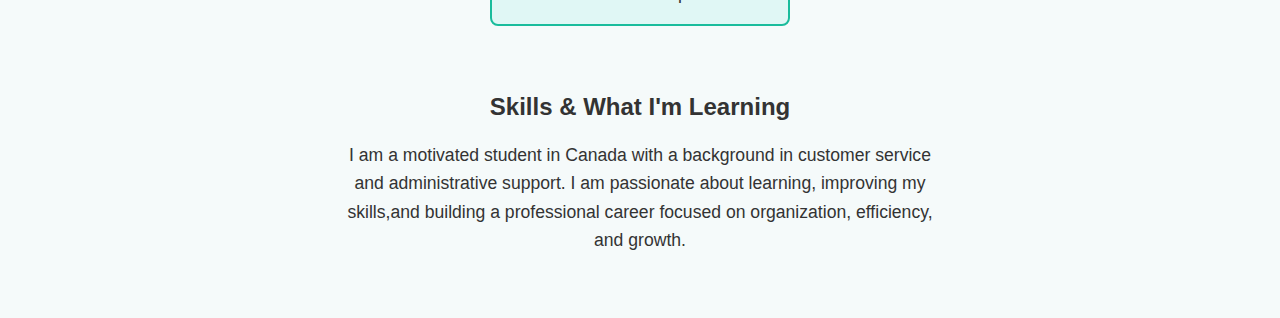
<file: students/evelin.html>
<!DOCTYPE html>
<html lang="en">
<head>
  <meta charset="UTF-8">
  <title>My UX Portfolio</title>
  <link rel="stylesheet" href="../styles/evelin.css">
</head>
<body>
  <div class="container">
  <header>  
    <h1>Aspiring UI/UX Designer</h1>
    
    <h2>Evelin Limaico</h2>


    <p>I am a motivated student in Canada beginning my journey in UI/UX Design,
    focused on creating simple and user-centered digital experiences.</p>
  </header>

  <section id="about">
    <h2>About Me</h2>
    <p>I am a creative and driven student based in Canada, focused on continuous growth and self-improvement. 
    I am currently studying at college, developing my skills in organization, communication, and management.
    I enjoy creating structured, efficient, and visually engaging work while always striving to learn something new every day.</p>
  </section>
   </div>

<section id="hobbies">
<h2>Hobbies & Interests</h2>
<div class="hobby-gallery">
    <div class="hobby-box">
    <img src="../media/evelin-images/4.jpeg" alt="Books on a table">
    <h3><strong>Reading</strong></h3>
    <p>I enjoy exploring new ideas, understanding different perspectives,
    and finding inspiration that helps me grow both 
    creatively and personally.</p>
    </div>

    <div class="hobby-box">
    <img src="../media/evelin-images/3.jpeg" alt="Mountains and hiking trail">
    <h3><strong>Hiking & Outdoor Activities</strong></h3>
    <p>I also enjoy hiking, as it allows me to connect with nature,
        clear my mind, and appreciate peaceful moments 
        away from daily routines.</p>
    </div>

    <div class="hobby-box">
    <img src="../media/evelin-images/2.jpeg" alt="Musical instrument or music notes">
    <h3><strong>Music</strong></h3>
    <p>I also love listening to classical music. Its depth, complexity, 
       and emotional richness help me focus, reflect, and find inspiration..</p>
    </div>

    <div class="hobby-box">
    <img src="../media/evelin-images/1.jpeg" alt="Cooking / kitchen">
    <h3><strong>Watching movies</strong></h3>
    <p>I enjoy playing video games and watching movies as a way to relax and unwind.
    I appreciate how both mediums tell stories, create immersive experiences.</p>
    </div>
</div>
<div>
 <section id="skills">
    <h2>Skills & What I'm Learning</h2>
    <p>I am a motivated student in Canada with a background in customer 
       service and administrative support. I am passionate about learning, 
       improving my skills,and building a professional career focused 
       on organization, efficiency, and growth.</p>
  </section>
</div>

</section>
</body>
</file>
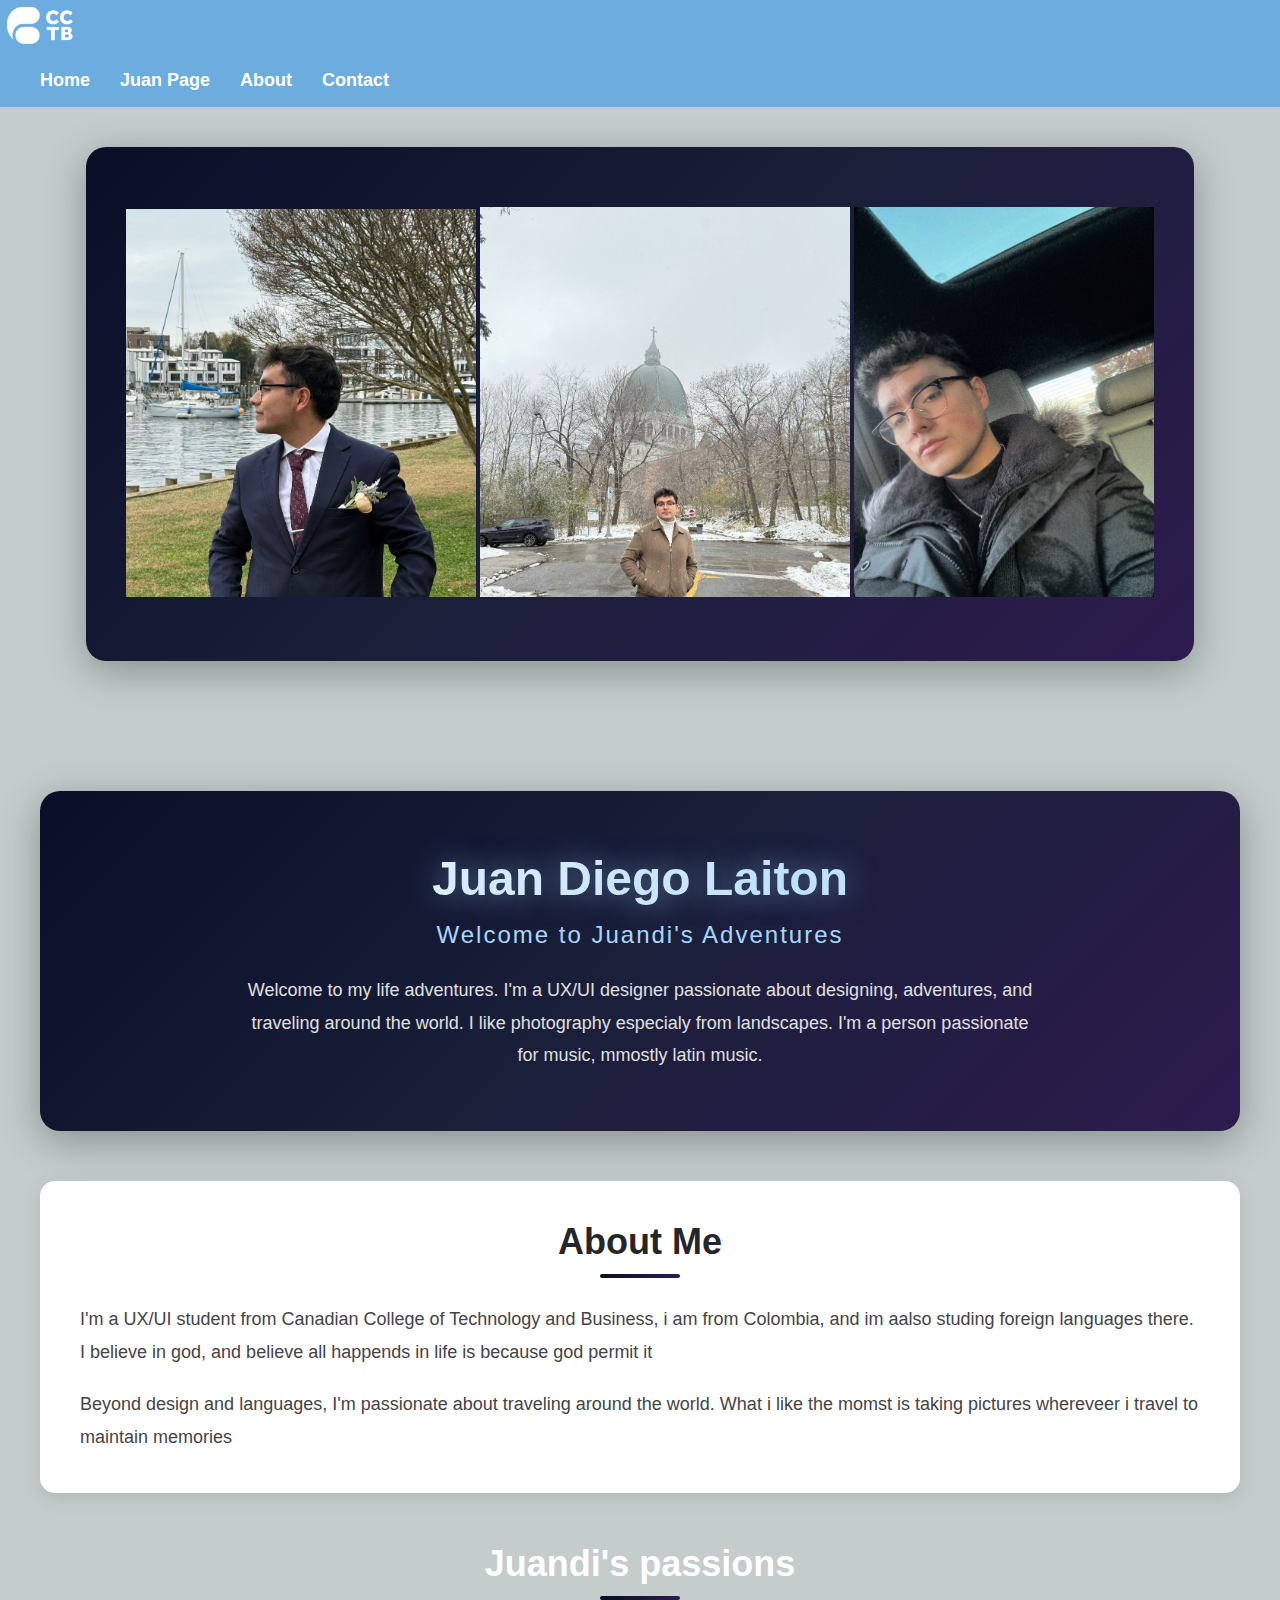
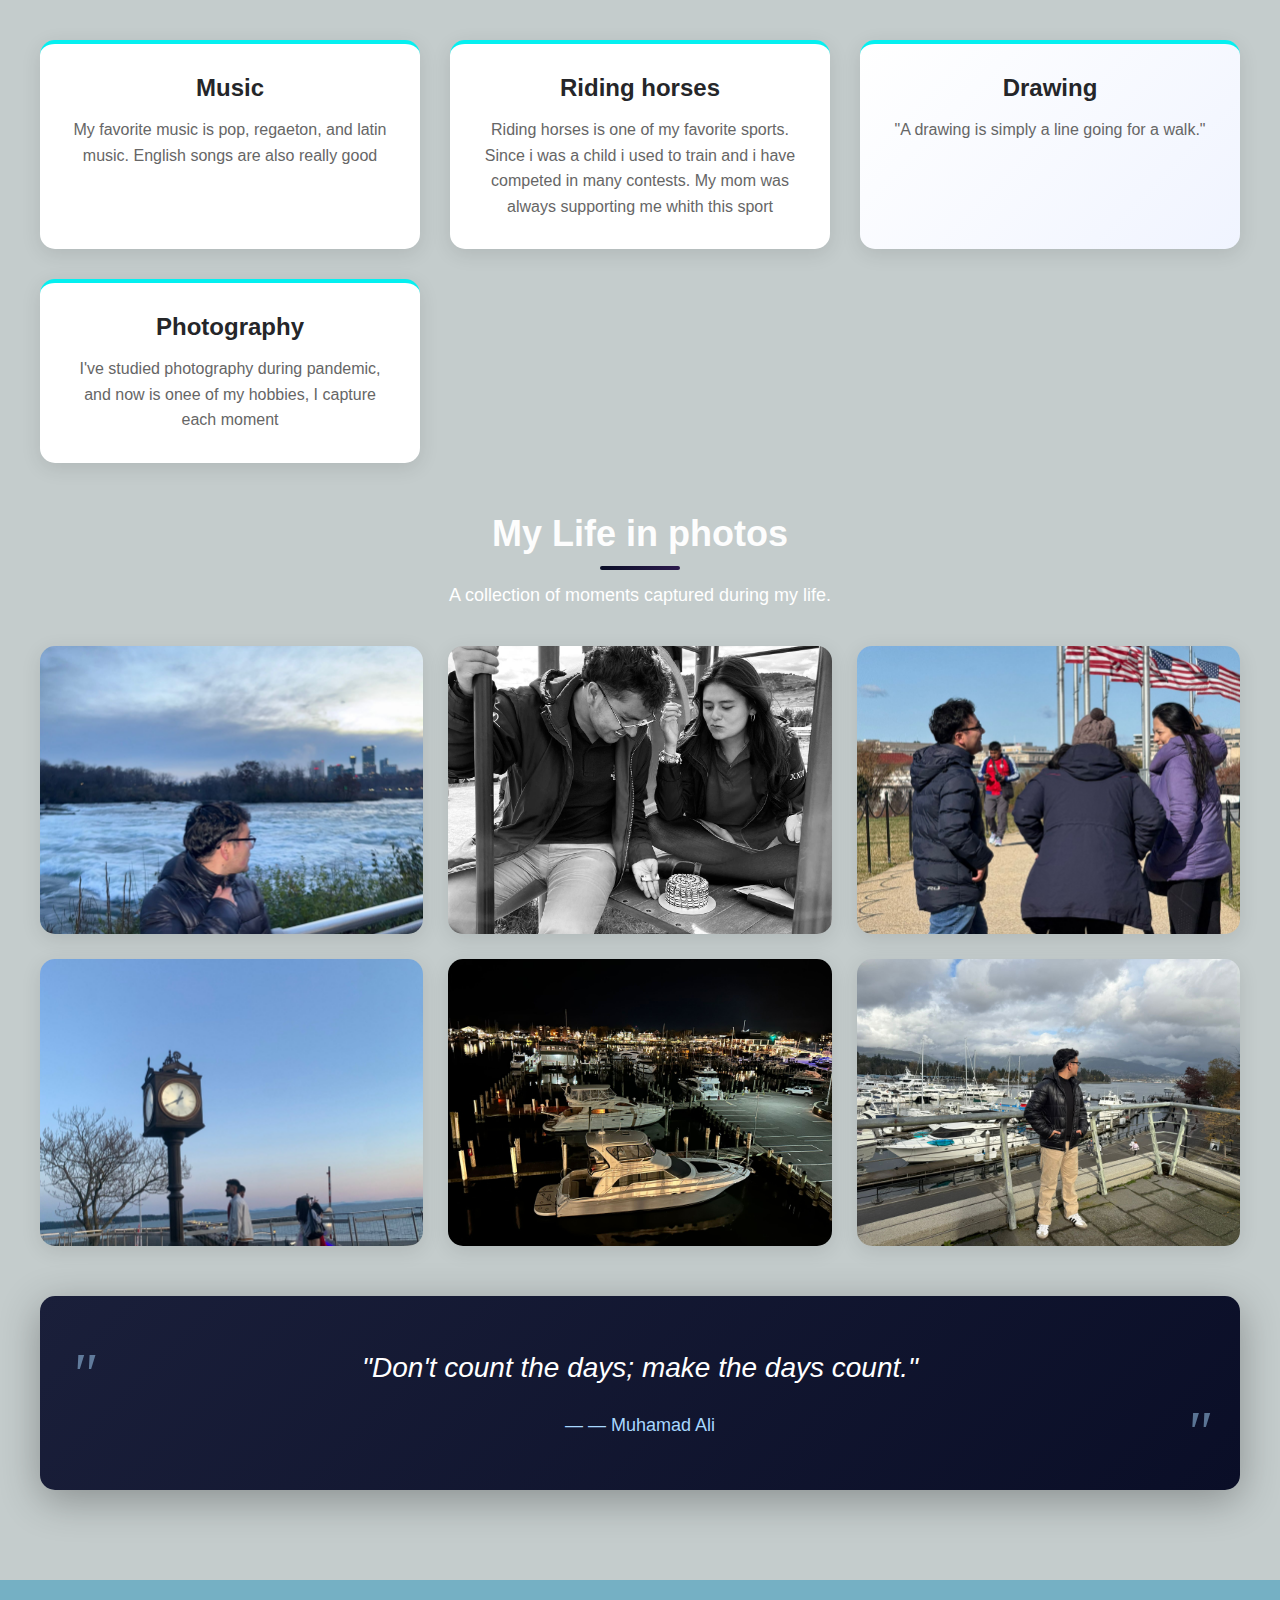
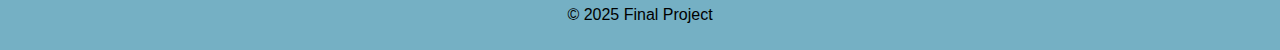
<file: students/juan.html>
<!DOCTYPE html>
<html lang="en">
  <head>
    <meta charset="UTF-8" />
    <meta name="viewport" content="width=device-width, initial-scale=1.0" />
    <link 
    rel="stylesheet" 
    href="../styles/juan.css" />
    
    <title>Juan</title>
  </head>
  <body>

    <header id="header">
      <nav>
        <img id="logo" src="../media/juan-images/cctb-small-logo.png"alt="cctb small logo"/>
        <ul class="nav-list">
          <li><a href="../index.html">Home</a></li>
          <li><a href="./juan.html">Juan Page</a></li>
          <li><a href="./about.html">About</a></li>
          <li><a href="./contact.html">Contact</a></li>
        </ul>
      </nav>
    </header>

    <main id="main">
      <section class="hero-section">
        <div class="hero-content">
      <img src="../media/juan-images/me:yo.jpeg" class="juandi-image" alt="juan's image" width="350px" height="auto"/>
      <img src="../media/juan-images/foto 8.jpeg" class="juandi-image2" alt="juan's image2" width="370px" height="auto"/>
    <img src="../media/juan-images/foto 7.jpeg" class="juandi-image3" alt="juan's image3" width="300px" height="auto"/>  
    </main>
      <main id="main">
      <section class="hero-section">
        <div class="hero-content">
          <h1 class="hero-title">Juan Diego Laiton</h1>
          <p class="hero-subtitle">Welcome to Juandi's Adventures</p>
          <p class="hero-description">
          Welcome to my life adventures. I'm a UX/UI designer passionate about
            designing, adventures, and traveling around the world. I like
            photography especialy from landscapes. I'm a person passionate for
            music, mmostly latin music.
          </p>
        </div>
      </section>

      <section class="about-section">
        <h2>About Me</h2>
        <div class="about-content">
          <p>
            I'm a UX/UI student from Canadian College of Technology and
            Business, i am from Colombia, and im aalso studing foreign languages
            there. I believe in god, and believe all happends in life is because
            god permit it
          </p>
          <p>
            Beyond design and languages, I'm passionate about traveling around
            the world. What i like the momst is taking pictures whereveer i
            travel to maintain memories
          </p>
        </div>
      </section>

            <section class="interests-section">
        <h2>Juandi's passions</h2>
        <div class="interests-grid">
          <div class="interest-card Music">
            <h3>Music</h3>
            <p>
              My favorite music is pop, regaeton, and latin music. English songs
              are also really good
            </p>
          </div>

          <div class="interest-card riding-horses">
            <h3>Riding horses</h3>
            <p>
              Riding horses is one of my favorite sports. Since i was a child i
              used to train and i have competed in many contests. My mom was
              always supporting me whith this sport
            </p>
          </div>

          <div class="interest-card Drawing">
            <h3>Drawing</h3>
            <p>
              "A drawing is simply a line going for a walk." 
            </p>
          </div>

          <div class="interest-card Photography">
            <h3>Photography</h3>
            <p>
              I've studied photography during pandemic, and now is onee of my
              hobbies, I capture each moment
            </p>
          </div>
        </div>
      </section>

      <section class="gallery-section">
        <h2>My Life in photos</h2>
        <p class="gallery-intro">A collection of moments captured during my life.</p>
        <div class="gallery-grid">
          <div class="gallery-item">
            <img src="../media/juan-images/foto 1.jpeg" alt="Niagara falls pic">
            <div class="gallery-overlay">
              <p class="gallery-caption">Pic 1</p>
            </div>
          </div>
          <div class="gallery-item">
            <img src="../media/juan-images/foto 2.jpeg" alt="Bff & me">
            <div class="gallery-overlay">
              <p class="gallery-caption">Pic 2</p>
            </div>
          </div>
          <div class="gallery-item">
            <img src="../media/juan-images/foto 3.jpeg" alt="Description of your photo">
            <div class="gallery-overlay">
              <p class="gallery-caption">Pic 3</p>
            </div>
          </div>
          <div class="gallery-item">
            <img src="../media/juan-images/foto 4.jpeg" alt="Description of your photo">
            <div class="gallery-overlay">
              <p class="gallery-caption">Pic 4</p>
            </div>
        </div>
        <div class="gallery-item">
            <img src="../media/juan-images/foto 5.jpeg" alt="Description of your photo">
            <div class="gallery-overlay">
              <p class="gallery-caption">Pic 5</p>
            </div>
          </div>
          <div class="gallery-item">
            <img src="../media/juan-images/foto 6.jpeg" alt="Description of your photo">
            <div class="gallery-overlay">
              <p class="gallery-caption">Pic 6</p>
            </div>
      </section>

      <section class="quote-section">
        <blockquote class="inspirational-quote">
          "Don't count the days; make the days count."
          <cite>— Muhamad Ali</cite>
        </blockquote>
      </section>

    </main>

    <footer id="footer">
      <p>&copy; 2025 Final Project</p>
    </footer>
  </body>
</html>
</file>
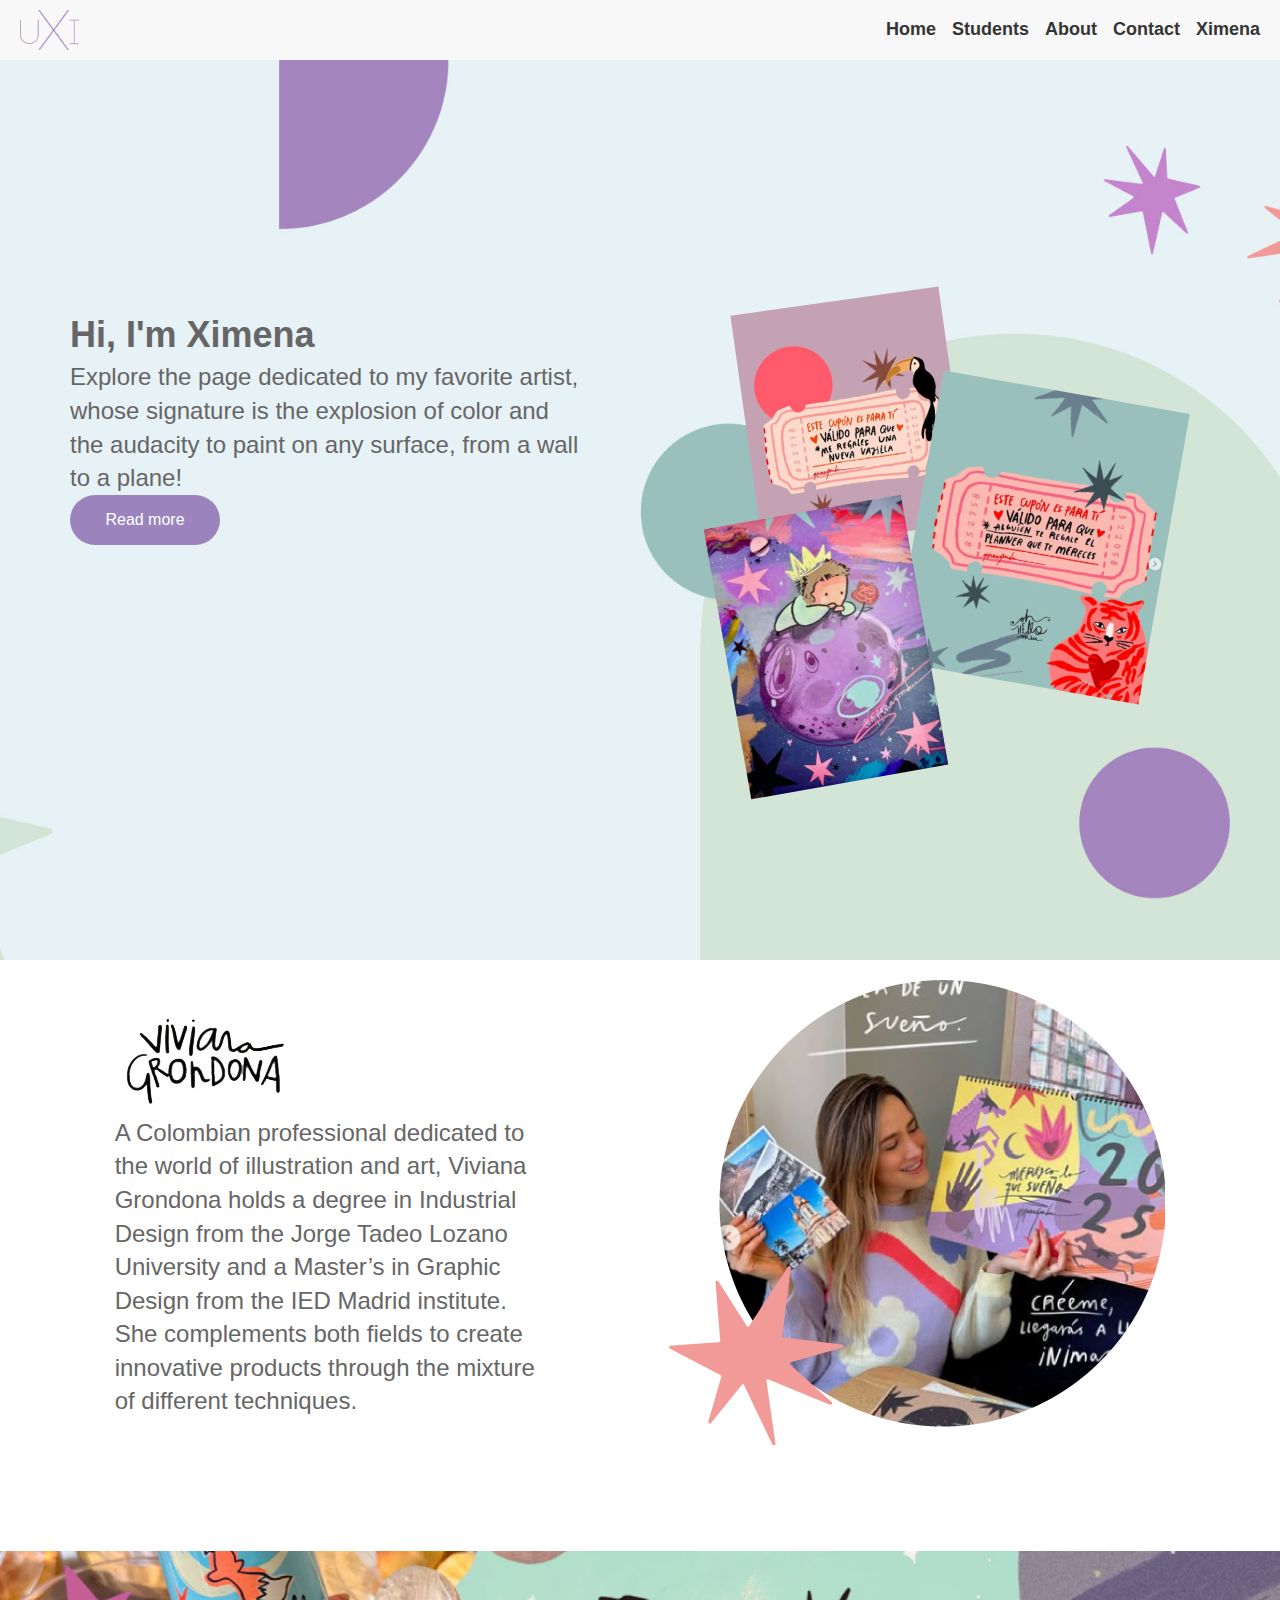
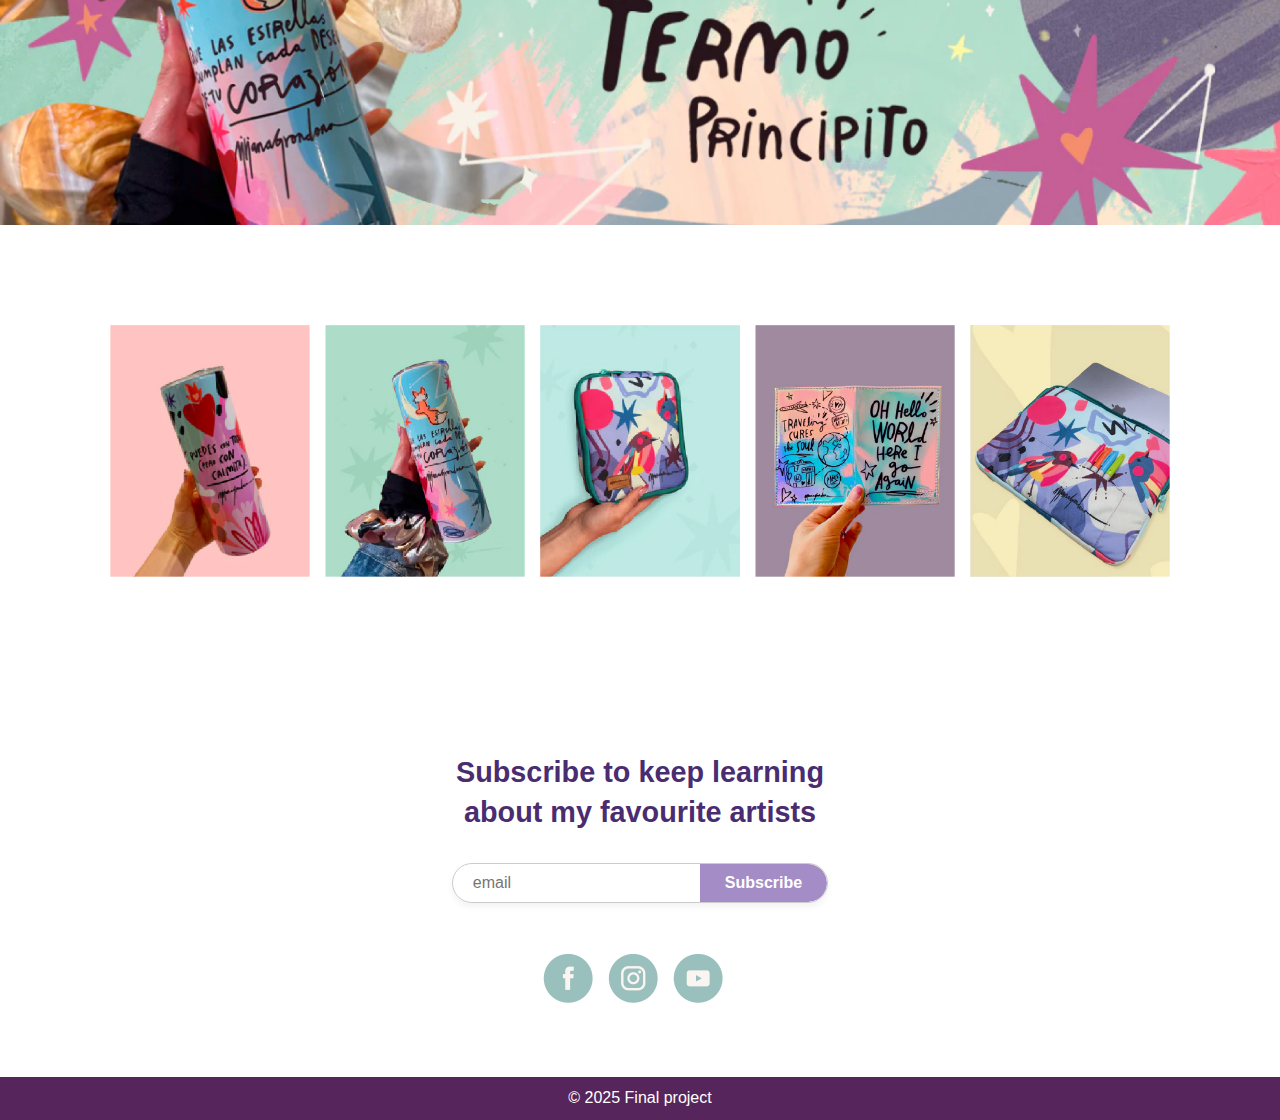
<file: students/ximena.html>
<!DOCTYPE html>
<html lang="en">
  <head>
    <meta charset="UTF-8" />
    <meta name="viewport" content="width=device-width, initial-scale=1.0" />
    <title>Ximena</title>
    <link rel="stylesheet" href="../style.css" />
    <link rel="stylesheet" href="../styles/ximena.css" />
  </head>

  <body>
    <nav id="nav_ximena">
      <img
        id="logo"
        src="../media/ximena-images/xime_logo.png"
        alt="Logo of Ximena"
      />
      <ul class="nav-list-ximena">
        <li><a href="../index.html">Home</a></li>
        <li><a href="./students.html">Students</a></li>
        <li><a href="./about.html">About</a></li>
        <li><a href="./contact.html">Contact</a></li>
        <li><a>Ximena</a></li>
      </ul>
    </nav>
    <header class="banner">
      <div class="banner-container">
        <h1 class="banner-h1">Hi, I'm Ximena</h1>
        <p class="banner-text">
          Explore the page dedicated to my favorite artist, whose signature is
          the explosion of color and the audacity to paint on any surface, from
          a wall to a plane!
        </p>
        <button class="read_more">Read more</button>
      </div>

      <div>
        <div class="collage-viviana">
          <img
            src="../media//ximena-images/tarjeta1.jpg"
            alt="Toucan design"
            class="card1"
          />
          <img
            src="../media//ximena-images/tarjeta2.jpg"
            alt="Tiger design"
            class="card2"
          />
          <img
            src="../media//ximena-images/tarjeta3.jpg"
            alt="El Principito design"
            class="card3"
          />
        </div>
      </div>
    </header>

    <main>
      <div class="viviana-description">
        <div class="viviana-img-text">
          <div>
            <img
              class="viviana-sign"
              src="../media/ximena-images/sign_transparent.png"
              alt="Viviana sign"
            />
          </div>
          <div>
            <p class="viviana-description-text">
              A Colombian professional dedicated to the world of illustration
              and art, Viviana Grondona holds a degree in Industrial Design from
              the Jorge Tadeo Lozano University and a Master’s in Graphic Design
              from the IED Madrid institute. She complements both fields to
              create innovative products through the mixture of different
              techniques.
            </p>
          </div>
        </div>

        <div>
          <img
            src="../media/ximena-images/viviana_pic.png"
            alt="Viviana picture"
          />
        </div>
      </div>

      <div>
        <img
          src="../media/ximena-images/banner_el_principito.png"
          alt="thermo of El Principito"
          class="thermo-banner"
        />
      </div>

      <div class="carousel-container">
        <img
          class="carousel-img"
          src="../media/ximena-images/carousel_1.jpg"
          alt=""
        />
        <img
          class="carousel-img"
          src="../media/ximena-images/carousel_2.jpg"
          alt=""
        />
        <img
          class="carousel-img"
          src="../media/ximena-images/carousel_3.jpg"
          alt=""
        />
        <img
          class="carousel-img"
          src="../media//ximena-images/carousel_4.jpg"
          alt=""
        />
        <img
          class="carousel-img"
          src="../media//ximena-images/carousel_5.jpg"
          alt=""
        />
      </div>

      <section class="subscription-section">
    <div class="container">
        <h2 class="subscription-title">
            Subscribe to keep learning <br> about my favourite artists
        </h2>

        <form class="subscription-form">
            <input type="email" placeholder="email" required>
            <button type="submit" class="subscribe-button">Subscribe</button>
        </form>

        <ul class="social-icons">
            <img class="social-media-icon" src="../media/ximena-images/facebook.png" alt="facebook">
            <img class="social-media-icon" src="../media/ximena-images/instagram.png" alt="instagram">
            <img class="social-media-icon" src="../media/ximena-images/youtube.png" alt="youtube">
    </div>
</section>

    </main>

    <footer>
      <p>&copy; 2025 Final project</p>
    </footer>
  </body>
</html>
</file>
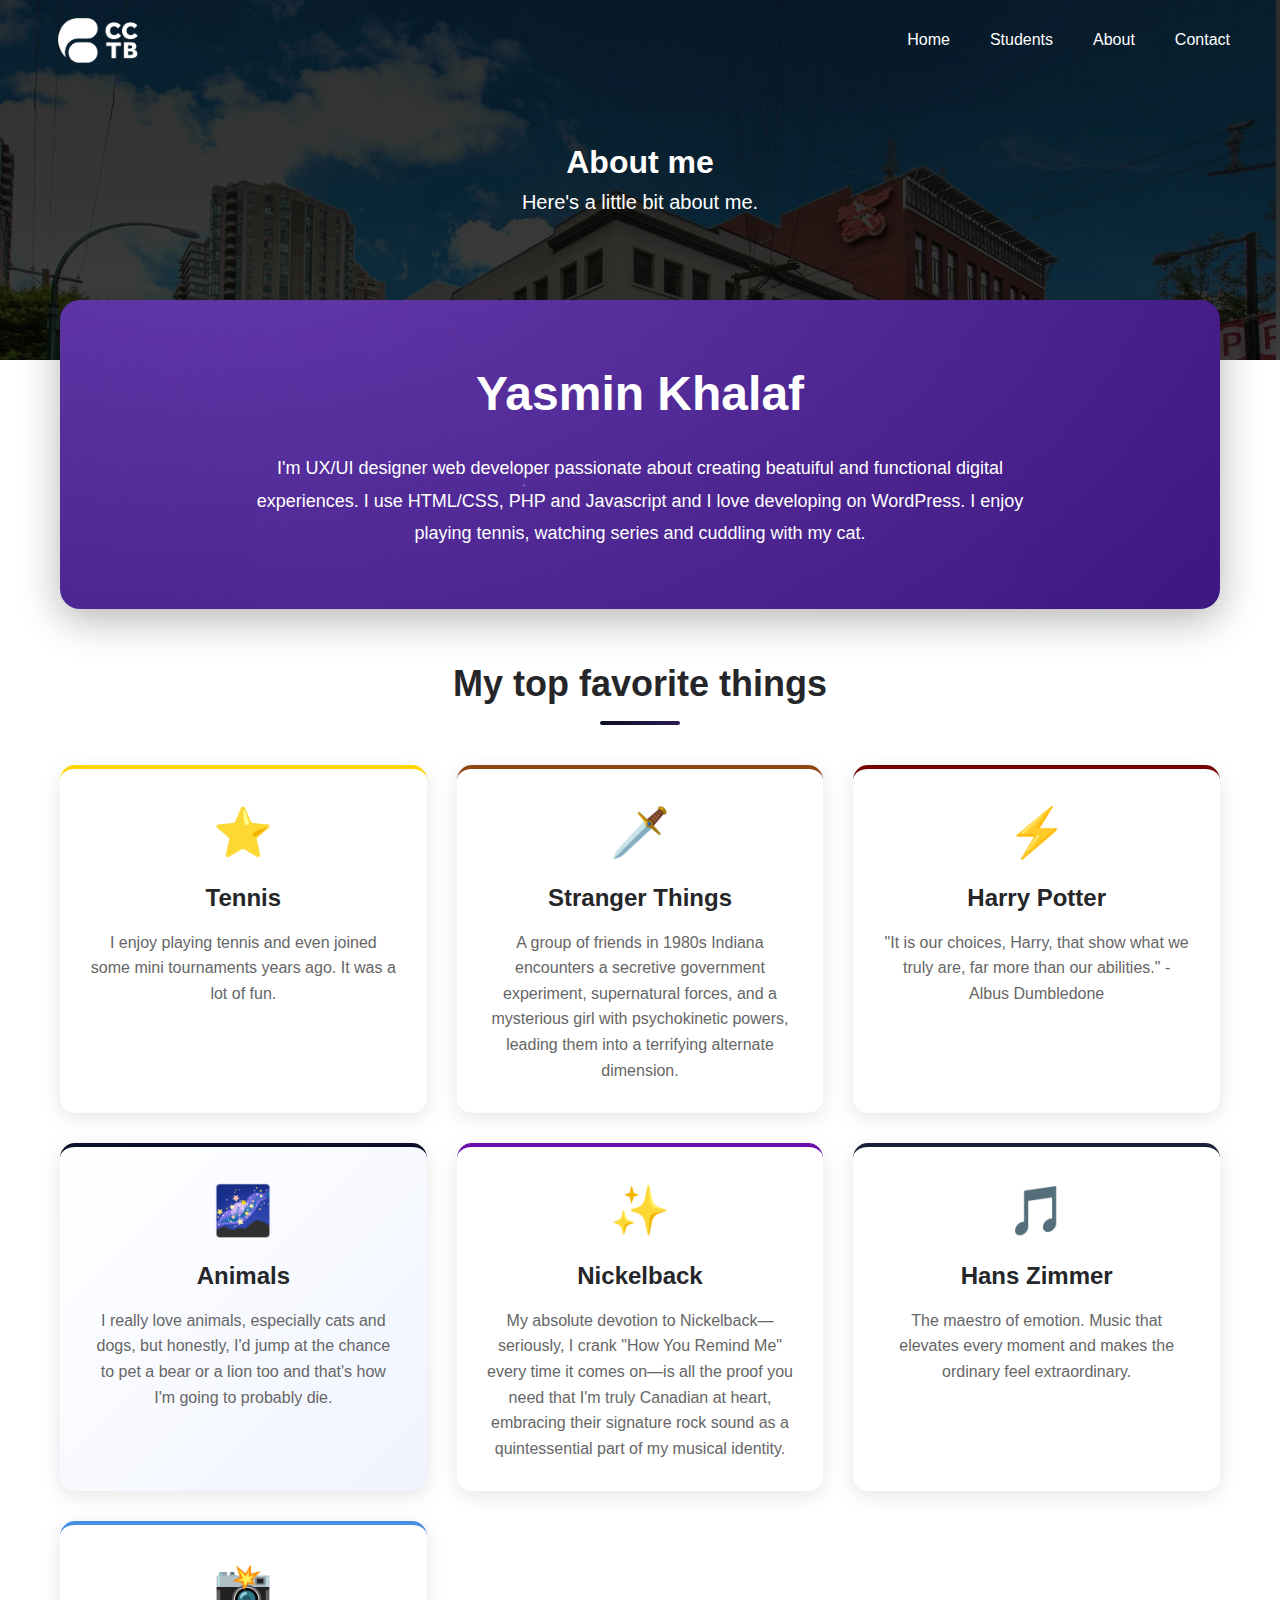
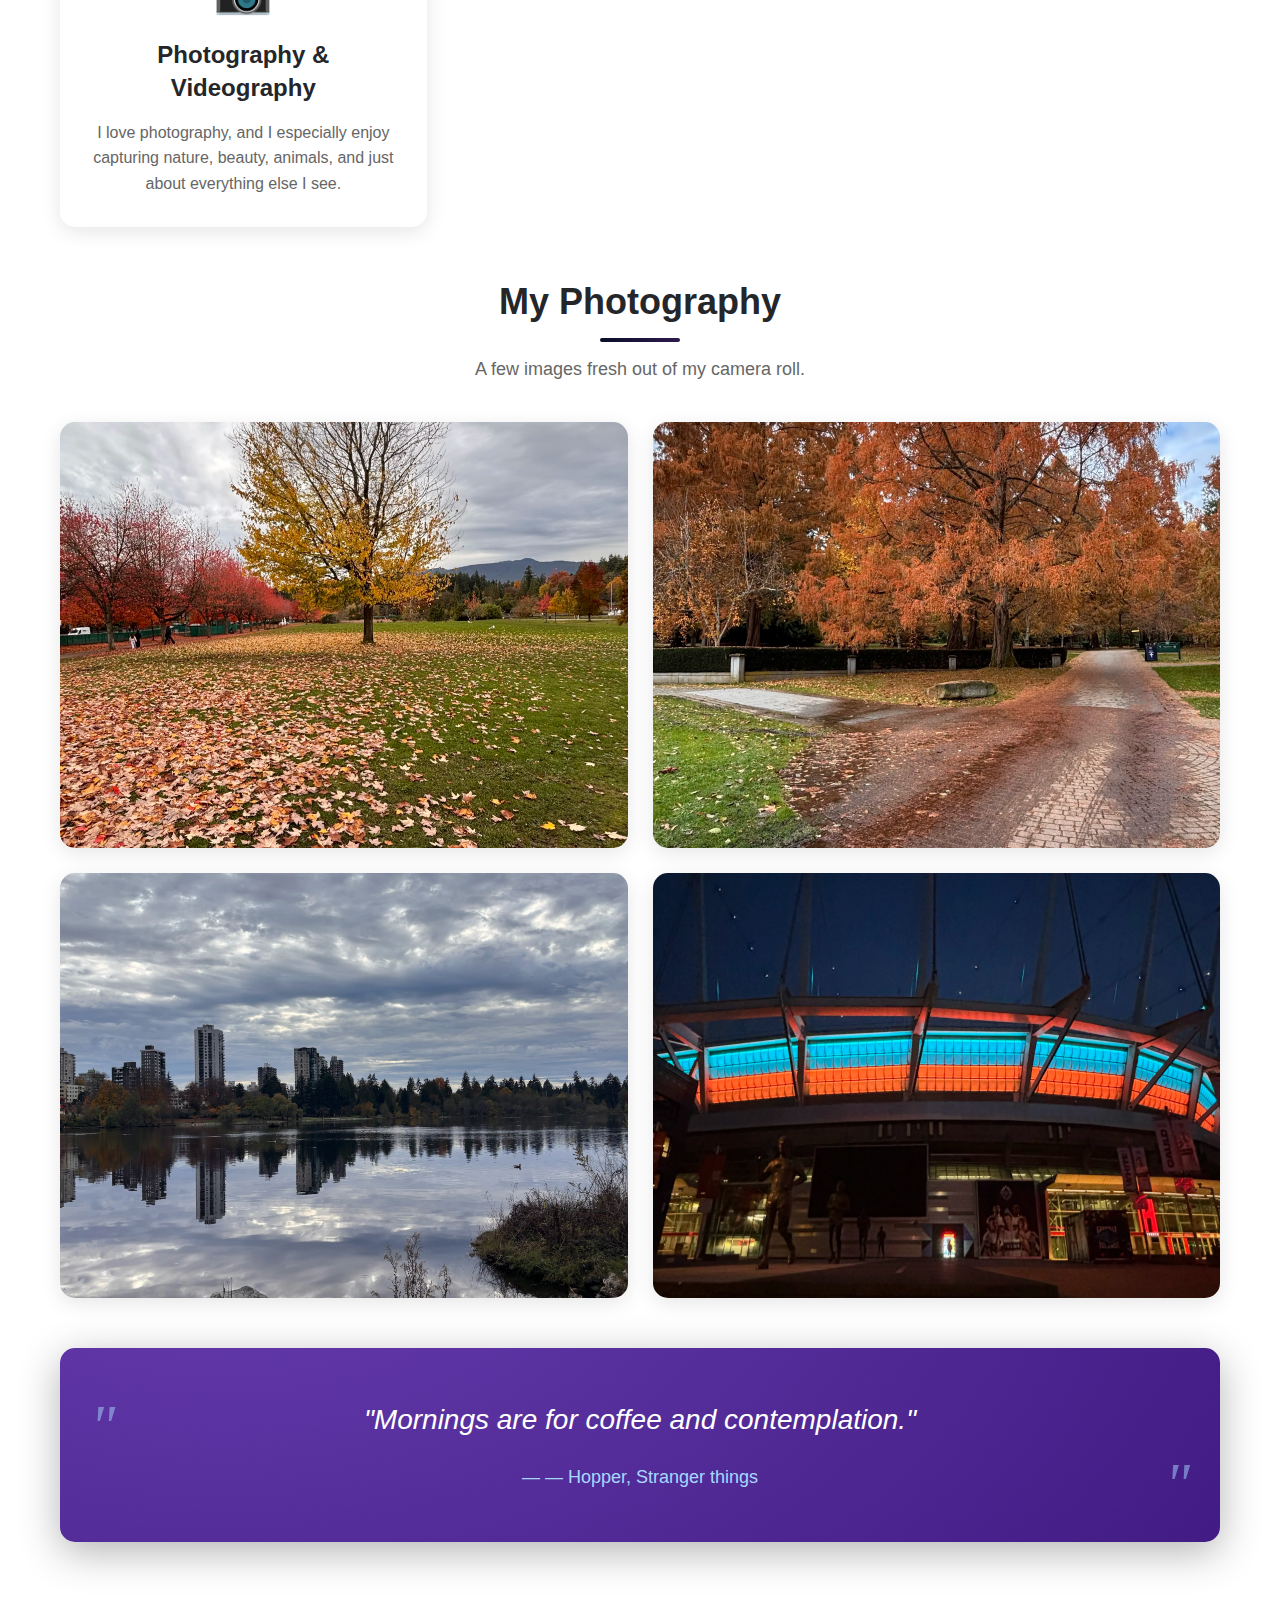
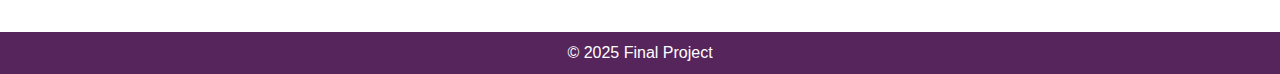
<file: students/yasmin.html>
<!DOCTYPE html>
<html lang="en">

<head>
  <meta charset="UTF-8" />
  <meta name="viewport" content="width=device-width, initial-scale=1.0" />
  <link rel="stylesheet" href="../style.css">
  <link rel="stylesheet" href="../styles/yasmin.css">
  <title>Final Project</title>
</head>

<body>

  <header id="header">
    <nav class="container">
      <img src="../media/cctb-logo.svg" alt="CCTB Logo">
      <ul class="nav-list">
        <li><a href="../index.html">Home</a></li>
        <li><a href="../pages/students.html">Students</a></li>
        <li><a href="../pages/about.html">About</a></li>
        <li><a href="../pages/contact.html">Contact</a></li>
      </ul>
    </nav>
  </header>
  <section class="hero pages">
    <div class="content">
      <h1>About me</h1>
      <p>Here's a little bit about me.</p>
    </div>
  </section>

  <main id="main">
    <section class="hero-section">
      <div class="hero-content">
        <h1 class="hero-title">Yasmin Khalaf</h1>
        <p class="hero-subtitle"></p>
        <p class="hero-description">
          I'm UX/UI designer web developer passionate about creating beatuiful and functional digital experiences. I use
          HTML/CSS, PHP and Javascript and I love developing on WordPress. I enjoy playing tennis, watching series and
          cuddling with my cat.
        </p>
      </div>
    </section>

    <section class="interests-section">
      <h2>My top favorite things</h2>
      <div class="interests-grid">
        <div class="interest-card star-wars">
          <div class="card-icon">⭐</div>
          <h3>Tennis</h3>
          <p>I enjoy playing tennis and even joined some mini tournaments years ago. It was a lot of fun.</p>
        </div>

        <div class="interest-card lotr">
          <div class="card-icon">🗡️</div>
          <h3>Stranger Things</h3>
          <p>A group of friends in 1980s Indiana encounters a secretive government experiment, supernatural forces, and
            a mysterious girl with psychokinetic powers, leading them into a terrifying alternate dimension.</p>
        </div>

        <div class="interest-card harry-potter">
          <div class="card-icon">⚡</div>
          <h3>Harry Potter</h3>
          <p>"It is our choices, Harry, that show what we truly are, far more than our abilities." - Albus Dumbledone
          </p>
        </div>

        <div class="interest-card interstellar">
          <div class="card-icon">🌌</div>
          <h3>Animals</h3>
          <p>I really love animals, especially cats and dogs, but honestly, I'd jump at the chance to pet a bear or a
            lion too and that's how I'm going to probably die.</p>
        </div>

        <div class="interest-card fantasy">
          <div class="card-icon">✨</div>
          <h3>Nickelback</h3>
          <p>My absolute devotion to Nickelback—seriously, I crank "How You Remind Me" every time it comes on—is all the
            proof you need that I'm truly Canadian at heart, embracing their signature rock sound as a quintessential
            part of my musical identity.</p>
        </div>

        <div class="interest-card hans-zimmer">
          <div class="card-icon">🎵</div>
          <h3>Hans Zimmer</h3>
          <p>The maestro of emotion. Music that elevates every moment and makes the ordinary feel extraordinary.</p>
        </div>

        <div class="interest-card photography">
          <div class="card-icon">📸</div>
          <h3>Photography & Videography</h3>
          <p>I love photography, and I especially enjoy capturing nature, beauty, animals, and just about everything
            else I see.</p>
        </div>
      </div>
    </section>

    <section class="gallery-section">
      <h2>My Photography</h2>
      <p class="gallery-intro">A few images fresh out of my camera roll.</p>
      <div class="gallery-grid">
        <div class="gallery-item">
          <img src="../media/yasmin-images/1.webp" alt="Description of your photo">
          <div class="gallery-overlay">
            <p class="gallery-caption">Nature 1</p>
          </div>
        </div>
        <div class="gallery-item">
          <img src="../media/yasmin-images/2.webp" alt="Description of your photo">
          <div class="gallery-overlay">
            <p class="gallery-caption">Nature 3</p>
          </div>
        </div>
        <div class="gallery-item">
          <img src="../media/yasmin-images/3.webp" alt="Description of your photo">
          <div class="gallery-overlay">
            <p class="gallery-caption">Nature 4</p>
          </div>
        </div>
        <div class="gallery-item">
          <img src="../media/yasmin-images/4.webp" alt="Description of your photo">
          <div class="gallery-overlay">
            <p class="gallery-caption">Nature 4</p>
          </div>
        </div>
      </div>
    </section>

    <section class="quote-section">
      <blockquote class="inspirational-quote">
        "Mornings are for coffee and contemplation."
        <cite>— Hopper, Stranger things</cite>
      </blockquote>
    </section>
  </main>
  </section>
  </main>

  <footer id="footer">
    <p>&copy; 2025 Final Project</p>
  </footer>

</body>

</html>
</file>
<file: style.css>
* {
    box-sizing: border-box;
    padding: 0;
    margin: 0;
}

body {
    font-family: Verdana, sans-serif;
    width: 100%;
    display: flex;
    flex-direction: column;
    min-height: 100vh;
    line-height: 1.4;
}

.container {
    max-width: 1200px;
    margin: 0 auto;
    padding: 10px;
    width: 100%;
}

main {
    margin-top: -80px;
}
/* Header Styles */

header {
    position: relative;
    z-index: 9;
}

nav {
    display: flex;
    align-items: center;
    justify-content: space-between;

}

nav img {
    height: 60px;
}

.nav-list {
  display: flex;
  flex-direction: row;
  justify-content: center;
  gap: 40px;
  list-style-type: none;
}

.nav-list a {
    text-decoration: none;
    color: #ffffff;
    font-size: 16px;
}

/* Main Styles */
main {
    flex: 1;
}
/* Hero Styles */

.hero {
    background-image: url(./media/cctb-college.png);
    background-size: cover;
    background-repeat: no-repeat;
    position: relative;
    padding: 100px 50px;
    min-height: 80vh;
    display: flex;
    flex-direction: column;
    align-items: center;
    justify-content: center;
    text-align: center;
}

.hero.pages {
    min-height: 40vh;
}

.hero .content {
    display: flex;
    flex-direction: column;
    gap: 20px;
    width: 100%;
    max-width: 675px;
    color: #fff;
}

.hero.pages .content {
    gap: 0;
}

.hero .content p {
    line-height: 1.8;
    font-size: 20px;
}

/* Flex layout for cards */
.students-flex {
  display: flex;
  flex-wrap: wrap;
  justify-content: center;
  gap: 20px;
  margin-top: 40px;
}

/* Rectangular clickable card */
.student-card {
  display: flex;
  align-items: center;
  gap: 15px;
  width: 280px;
  padding: 15px 20px;
  background-color: #ffffff;
  border-radius: 12px;
  text-decoration: none;
  color: #252629;
  box-shadow: 0 2px 6px rgba(0,0,0,0.1);
  transition: transform 0.2s ease, box-shadow 0.2s ease;
}

.student-card:hover {
  transform: translateY(-4px);
  box-shadow: 0 4px 14px rgba(0,0,0,0.15);
}

/* Small avatar */
.avatar {
  width: 50px;
  height: 50px;
  border-radius: 50%;
  object-fit: cover;
  border: 2px solid #252629;
}

/* Name */
.student-info {
  font-size: 18px;
  font-weight: 600;
}


/* Footer Styles */

footer {
    background-color: #56255c;
    text-align: center;
    color: #fff;
    font-size: 16px;
    padding: 10px;
}
</file>
<file: styles/yasmin.css>
main {
    text-align: left;
    max-width: 1200px;
    margin: 0 auto;
    padding: 40px 20px;
}
/* Hero Section */
.hero {
    margin-top: -80px;
}
.hero-section {
  background-image: url(../media/yasmin-images/bg.jpg);
  border-radius: 20px;
  padding: 60px 40px;
  margin-bottom: 50px;
  position: relative;
  overflow: hidden;
  box-shadow: 0 10px 40px rgba(0, 0, 0, 0.3);
  margin-top: -100px;
}

.hero-section::before {
  content: '';
  position: absolute;
  top: 0;
  left: 0;
  right: 0;
  bottom: 0;
  background-image:
    radial-gradient(2px 2px at 20% 30%, white, transparent),
    radial-gradient(2px 2px at 60% 70%, white, transparent),
    radial-gradient(1px 1px at 50% 50%, white, transparent),
    radial-gradient(1px 1px at 80% 10%, white, transparent),
    radial-gradient(2px 2px at 90% 60%, white, transparent);
  background-size: 200% 200%;
  opacity: 0.3;
  animation: twinkle 20s infinite;
}

@keyframes twinkle {
  0%, 100% { transform: translate(0, 0); }
  50% { transform: translate(-10%, -10%); }
}

.hero-content {
  position: relative;
  z-index: 1;
  text-align: center;
  color: #fff;
}

.hero-title {
  font-size: 48px;
  font-weight: 700;
  margin: 0 0 15px 0;
  color: #fff;

}

.hero-subtitle {
  font-size: 24px;
  font-weight: 300;
  margin: 0 0 25px 0;
  color: #a8d8ff;
  letter-spacing: 2px;
}

.hero-description {
  font-size: 18px;
  line-height: 1.8;
  max-width: 800px;
  margin: 0 auto;
  color: #fff;
}

/* About Section */
.about-section {
  background: #ffffff;
  border-radius: 15px;
  padding: 40px;
  margin-bottom: 50px;
  box-shadow: 0 5px 20px rgba(0, 0, 0, 0.1);
}

.about-section h2 {
  font-size: 36px;
  color: #252629;
  margin: 0 0 25px 0;
  text-align: center;
  position: relative;
  padding-bottom: 15px;
}

.about-section h2::after {
  content: '';
  position: absolute;
  bottom: 0;
  left: 50%;
  transform: translateX(-50%);
  width: 80px;
  height: 4px;
  background: linear-gradient(90deg, #0a0e27, #2d1b4e);
  border-radius: 2px;
}

.about-content {
  font-size: 18px;
  line-height: 1.8;
  color: #444;
}

.about-content p {
  margin: 0 0 20px 0;
}

.about-content p:last-child {
  margin-bottom: 0;
}

/* Interests Section */
.interests-section {
  margin-bottom: 50px;
}

.interests-section h2 {
  font-size: 36px;
  color: #252629;
  margin: 0 0 40px 0;
  text-align: center;
  position: relative;
  padding-bottom: 15px;
}

.interests-section h2::after {
  content: '';
  position: absolute;
  bottom: 0;
  left: 50%;
  transform: translateX(-50%);
  width: 80px;
  height: 4px;
  background: linear-gradient(90deg, #0a0e27, #2d1b4e);
  border-radius: 2px;
}

.interests-grid {
  display: grid;
  grid-template-columns: repeat(auto-fit, minmax(300px, 1fr));
  gap: 30px;
  margin-top: 30px;
}

.interest-card {
  background: #ffffff;
  border-radius: 15px;
  padding: 30px;
  box-shadow: 0 5px 20px rgba(0, 0, 0, 0.1);
  transition: transform 0.3s ease, box-shadow 0.3s ease;
  position: relative;
  overflow: hidden;
}

.interest-card::before {
  content: '';
  position: absolute;
  top: 0;
  left: 0;
  right: 0;
  height: 5px;
  background: linear-gradient(90deg, transparent, currentColor, transparent);
  opacity: 0;
  transition: opacity 0.3s ease;
}

.interest-card:hover {
  transform: translateY(-10px);
  box-shadow: 0 15px 40px rgba(0, 0, 0, 0.2);
}

.interest-card:hover::before {
  opacity: 1;
}

.interest-card img {
    width: 100%;
    border-radius: 20px;
    object-fit: cover;
    height: 250px;
}

.card-icon {
  font-size: 48px;
  margin-bottom: 15px;
  text-align: center;
}

.interest-card h3 {
  font-size: 24px;
  color: #252629;
  margin: 0 0 15px 0;
  text-align: center;
}

.interest-card p {
  font-size: 16px;
  line-height: 1.6;
  color: #666;
  margin: 0;
  text-align: center;
}

/* Themed card colors */
.interest-card.star-wars {
  border-top: 4px solid #ffd700;
}

.interest-card.star-wars:hover {
  box-shadow: 0 15px 40px rgba(255, 215, 0, 0.3);
}

.interest-card.lotr {
  border-top: 4px solid #8b4513;
}

.interest-card.lotr:hover {
  box-shadow: 0 15px 40px rgba(139, 69, 19, 0.3);
}

.interest-card.harry-potter {
  border-top: 4px solid #740001;
}

.interest-card.harry-potter:hover {
  box-shadow: 0 15px 40px rgba(116, 0, 1, 0.3);
}

.interest-card.interstellar {
  border-top: 4px solid #0a0e27;
  background: linear-gradient(135deg, #ffffff 0%, #f0f4ff 100%);
}

.interest-card.interstellar:hover {
  box-shadow: 0 15px 40px rgba(10, 14, 39, 0.3);
}

.interest-card.fantasy {
  border-top: 4px solid #6a0dad;
}

.interest-card.fantasy:hover {
  box-shadow: 0 15px 40px rgba(106, 13, 173, 0.3);
}

.interest-card.hans-zimmer {
  border-top: 4px solid #1a1f3a;
}

.interest-card.hans-zimmer:hover {
  box-shadow: 0 15px 40px rgba(26, 31, 58, 0.3);
}

.interest-card.photography {
  border-top: 4px solid #4a90e2;
}

.interest-card.photography:hover {
  box-shadow: 0 15px 40px rgba(74, 144, 226, 0.3);
}

.interest-card.drone {
  border-top: 4px solid #2c5f7c;
}

.interest-card.drone:hover {
  box-shadow: 0 15px 40px rgba(44, 95, 124, 0.3);
}

/* Quote Section */
.quote-section {
  background-image: url(../media/yasmin-images/bg.jpg);
  border-radius: 15px;
  padding: 50px 40px;
  margin-bottom: 50px;
  text-align: center;
  box-shadow: 0 10px 40px rgba(0, 0, 0, 0.3);
}

.inspirational-quote {
  font-size: 28px;
  font-style: italic;
  color: #fff;
  margin: 0;
  line-height: 1.6;
  position: relative;
  padding: 0 20px;
}

.inspirational-quote::before,
.inspirational-quote::after {
  content: '"';
  font-size: 60px;
  color: #a8d8ff;
  opacity: 0.5;
  position: absolute;
  font-family: Georgia, serif;
}

.inspirational-quote::before {
  left: -10px;
  top: -20px;
}

.inspirational-quote::after {
  right: -10px;
  bottom: -40px;
}

.inspirational-quote cite {
  display: block;
  font-size: 18px;
  font-style: normal;
  margin-top: 20px;
  color: #a8d8ff;
  font-weight: 300;
}

.inspirational-quote cite::before {
  content: '— ';
}

/* Gallery Section */
.gallery-section {
  margin-bottom: 50px;
}

.gallery-section h2 {
  font-size: 36px;
  color: #252629;
  margin: 0 0 15px 0;
  text-align: center;
  position: relative;
  padding-bottom: 15px;
}

.gallery-section h2::after {
  content: '';
  position: absolute;
  bottom: 0;
  left: 50%;
  transform: translateX(-50%);
  width: 80px;
  height: 4px;
  background: linear-gradient(90deg, #0a0e27, #2d1b4e);
  border-radius: 2px;
}

.gallery-intro {
  text-align: center;
  font-size: 18px;
  color: #666;
  margin: 0 0 40px 0;
  max-width: 700px;
  margin-left: auto;
  margin-right: auto;
}

.gallery-grid {
  display: grid;
  grid-template-columns: repeat(auto-fill, minmax(400px, 1fr));
  gap: 25px;
  margin-top: 30px;
}

.gallery-item {
  position: relative;
  border-radius: 15px;
  overflow: hidden;
  aspect-ratio: 4 / 3;
  box-shadow: 0 5px 20px rgba(0, 0, 0, 0.1);
  transition: transform 0.3s ease, box-shadow 0.3s ease;
  cursor: pointer;
}

.gallery-item:hover {
  transform: translateY(-5px);
  box-shadow: 0 15px 40px rgba(0, 0, 0, 0.2);
}

.gallery-item img {
  width: 100%;
  height: 100%;
  object-fit: cover;
  display: block;
  transition: transform 0.3s ease;
}

.gallery-item:hover img {
  transform: scale(1.1);
}

.gallery-overlay {
  position: absolute;
  bottom: 0;
  left: 0;
  right: 0;
  background: linear-gradient(to top, rgba(0, 0, 0, 0.8), transparent);
  padding: 20px;
  opacity: 0;
  transition: opacity 0.3s ease;
}

.gallery-item:hover .gallery-overlay {
  opacity: 1;
}

.gallery-caption {
  color: #fff;
  font-size: 16px;
  margin: 0;
  font-weight: 500;
}

.gallery-placeholder {
  grid-column: 1 / -1;
  background: linear-gradient(135deg, #f5f7fa 0%, #e8ecf1 100%);
  border: 2px dashed #cbd5e0;
  border-radius: 15px;
  padding: 60px 40px;
  text-align: center;
  color: #666;
}

.gallery-placeholder p {
  margin: 10px 0;
  font-size: 18px;
}

.placeholder-hint {
  font-size: 14px !important;
  color: #999;
  font-style: italic;
}

/* Responsive Design */
@media (max-width: 768px) {
  .hero-title {
    font-size: 36px;
  }

  .hero-subtitle {
    font-size: 20px;
  }

  .hero-description {
    font-size: 16px;
  }

  .interests-grid {
    grid-template-columns: 1fr;
  }

  .about-section,
  .interest-card {
    padding: 25px;
  }

  .inspirational-quote {
    font-size: 22px;
  }

  .hero-section {
    padding: 40px 25px;
  }
}

@media (max-width: 480px) {
  #main {
    padding: 20px 15px;
  }

  .hero-title {
    font-size: 28px;
  }

  .hero-subtitle {
    font-size: 18px;
  }

  .about-section h2,
  .interests-section h2,
  .gallery-section h2 {
    font-size: 28px;
  }

  .gallery-grid {
    grid-template-columns: 1fr;
  }

  .inspirational-quote {
    font-size: 18px;
  }
}
</file>
<file: styles/dalieth.css>
*{
    padding: 0;
    margin: 0;
}
@font-face {
    font-family: 'Bodoni MT Condensed';
    src: url('../assets/BodoniMTCondensed-BoldItalic.woff') format('woff2'),
        url('../assets/BodoniMTCondensed-BoldItalic.woff2') format('woff');
    font-weight: bold;
    font-style: italic;
    font-display: swap;
}


body{
  font-family: "Work Sans", sans-serif;
  font-optical-sizing: auto;
  font-weight: 400;
  font-style: normal;  
}
/* Containers */
.container{
    max-width: 1500px;
    width: 87%;
    margin: 0 auto;
}
.row{
    display: flex;
    flex-wrap: wrap;
}
.col, section{
    width: 100%;
    position: relative;
}
section{
    background-color: black;
    padding: 40px 0;
}
/* Titles */
h3{
    font-size: 30px;
    font-weight: 500;
    color: #F0E595;
    text-transform: uppercase;
    margin-bottom: 20px;
}
/* images */
img{
    width:100%;
}
/* Header */
#header{
    position: absolute;
    width: 100%;
    z-index: 20;
}
#header nav ul{
    display: flex;
    list-style: none;
    justify-content: flex-end;
    padding: 40px 0;
}
#header nav ul li {
    margin-right: 40px;
}
#header nav ul li a{
    color: white;
    text-decoration: none;
    font-weight: 500;
    text-transform: uppercase;
    font-size: 14px;
}
#header nav ul li a.active{
    color: #F0E595;
    font-weight: bold;
}

/* Main banner */
#main-banner{
    height:830px;
    background-image: url('../media/dalieth-images/main-banner-bg.jpg');
    width:100%;
    background-size: cover;
    background-position: center;
    padding: 0;
}
#main-banner::before{
    content: '';
    width: 100%;
    height: 100%;
    background-color: rgba(0,0,0,0.2);
    position: absolute;
    left: 0;
    top: 0;
}
#main-banner .container, #main-banner .container .row,#main-banner .container .row .col{
    height: 100%;
}
#main-banner .author-box{
    margin-top: 130px;
}
#main-banner .author-box h1{
    font-family: 'Bodoni MT Condensed';
    font-size:160px ;
    color:#F0E595;
    line-height: 1;
}
#main-banner .author-box h4{
    font-size: 50px;
    color:#F0E595;
    line-height: 1;
    font-weight: 300;
    font-style:italic;
}
#main-banner .author-description{
    position: absolute;
    right: 0;
    bottom: 90px;
    max-width: 390px;

}
#main-banner .author-description p{
    color: white;
    font-size: 22px;
    text-align: right;

}
/* Movies */
#movies-i-like{
    padding-top: 60px;
}
.movies-grid .col{
    width: 20%;
}
.movie-card{
    padding: 20px;
}
.movie-card img{
    height: 312px;
    object-fit: cover;
    border-radius: 16px;
    margin-bottom: 10px;
}
.movie-card p{
    color: white;
    font-size: 18px;
    font-weight: 500;
}
.movie-card p.date{
    font-weight: 300;
}
/* Favorite movie */
#favorite-movie{
    padding: 0;
    background-color: #1D1D1D;
}
#favorite-movie h2{
    font-size: 75px;
    color:#F0E595;
    text-transform: uppercase;
    font-weight: 500;
    font-style: italic;
    margin-bottom: 40px;
}
#favorite-movie p{
    color:#F0E595;  
    font-size: 23px;  
}
#favorite-movie .container{
    width: 100%;
    max-width: 100%;
}
#favorite-movie .col:first-child{
    width: 42%;
    display: flex;
    flex-wrap: wrap;
    align-items: center;
}
#favorite-movie .col:first-child .wrap{
    padding: 12%;
}
#favorite-movie .col:last-child{
    width: 58%;
}

/* animated movies */
#animated-movies .images-grid .col{
    width: 50%;
}
#animated-movies .images-grid .col img{
    height: 400px;
    object-fit: cover;
}

/* Footer */
#footer{
    background-color: black;
    padding:15px 0 30px;
}
#footer .row .col{
    width: 50%;
}
#footer p, #footer a{
    color: white;
}
#footer a{
    display:flex;
    align-items: center;
    text-decoration: none;
    justify-content: flex-end;
}
#footer a img{
    width: 50px;
    margin-left: 20px;
}

/* Responsive */

/* Tablets */
@media (max-width:1024px){
    /* Movies */
    .movies-grid .col{
        width: 50%;
    }
    /* Favorite movie */
    #favorite-movie h2{
        font-size: 55px;
        margin-bottom: 10px;
    }
}
/* Mobile */
@media (max-width:550px){
    /* Main banner */
    #main-banner{
        height: 700px;
    }
    #main-banner .author-box h1{
        font-size:90px ;
    }
    #main-banner .author-box h4{
        font-size: 35px;
    }
    /* Movies */
    .movies-grid .col .movie-card{
        padding: 10px;
    }
    .movie-card img{
        height: 250px;
    }
    /* Favorite movie */
    #favorite-movie h2{
        font-size: 55px;
        margin-bottom: 10px;
    }
    #favorite-movie .col:first-child .wrap{
        padding: 10%;
    }
    #favorite-movie .row {
        flex-direction: column-reverse;
    }
    #favorite-movie .row .col{
        width: 100% ;
    } 
    /* animated movies */
    #animated-movies .images-grid .col img{
        height: 200px;
    }
    /* Footer */
    #footer .row .col{
        width: 100%;
    }
    #footer p{
        text-align: center;
    }
    #footer a{
        justify-content: center;
    }
}
</file>
<file: styles/denys.css>
/* Denys Personal Page Styles */

/* Override main text-align for this page */
#main {
  text-align: left;
  max-width: 1200px;
  margin: 0 auto;
  padding: 40px 20px;
}

/* Hero Section */
.hero {
    margin-top: -80px;
}
.hero-section {
  background: linear-gradient(135deg, #0a0e27 0%, #1a1f3a 50%, #2d1b4e 100%);
  border-radius: 20px;
  padding: 60px 40px;
  margin-bottom: 50px;
  position: relative;
  overflow: hidden;
  box-shadow: 0 10px 40px rgba(0, 0, 0, 0.3);
}

.hero-section::before {
  content: '';
  position: absolute;
  top: 0;
  left: 0;
  right: 0;
  bottom: 0;
  background-image:
    radial-gradient(2px 2px at 20% 30%, white, transparent),
    radial-gradient(2px 2px at 60% 70%, white, transparent),
    radial-gradient(1px 1px at 50% 50%, white, transparent),
    radial-gradient(1px 1px at 80% 10%, white, transparent),
    radial-gradient(2px 2px at 90% 60%, white, transparent);
  background-size: 200% 200%;
  opacity: 0.3;
  animation: twinkle 20s infinite;
}

@keyframes twinkle {
  0%, 100% { transform: translate(0, 0); }
  50% { transform: translate(-10%, -10%); }
}

.hero-content {
  position: relative;
  z-index: 1;
  text-align: center;
  color: #fff;
}

.hero-title {
  font-size: 48px;
  font-weight: 700;
  margin: 0 0 15px 0;
  background: linear-gradient(135deg, #fff 0%, #a8d8ff 100%);
  -webkit-background-clip: text;
  -webkit-text-fill-color: transparent;
  background-clip: text;
  text-shadow: 0 0 30px rgba(168, 216, 255, 0.5);
}

.hero-subtitle {
  font-size: 24px;
  font-weight: 300;
  margin: 0 0 25px 0;
  color: #a8d8ff;
  letter-spacing: 2px;
}

.hero-description {
  font-size: 18px;
  line-height: 1.8;
  max-width: 800px;
  margin: 0 auto;
  color: #e0e0e0;
}

/* About Section */
.about-section {
  background: #ffffff;
  border-radius: 15px;
  padding: 40px;
  margin-bottom: 50px;
  box-shadow: 0 5px 20px rgba(0, 0, 0, 0.1);
}

.about-section h2 {
  font-size: 36px;
  color: #252629;
  margin: 0 0 25px 0;
  text-align: center;
  position: relative;
  padding-bottom: 15px;
}

.about-section h2::after {
  content: '';
  position: absolute;
  bottom: 0;
  left: 50%;
  transform: translateX(-50%);
  width: 80px;
  height: 4px;
  background: linear-gradient(90deg, #0a0e27, #2d1b4e);
  border-radius: 2px;
}

.about-content {
  font-size: 18px;
  line-height: 1.8;
  color: #444;
}

.about-content p {
  margin: 0 0 20px 0;
}

.about-content p:last-child {
  margin-bottom: 0;
}

/* Interests Section */
.interests-section {
  margin-bottom: 50px;
}

.interests-section h2 {
  font-size: 36px;
  color: #252629;
  margin: 0 0 40px 0;
  text-align: center;
  position: relative;
  padding-bottom: 15px;
}

.interests-section h2::after {
  content: '';
  position: absolute;
  bottom: 0;
  left: 50%;
  transform: translateX(-50%);
  width: 80px;
  height: 4px;
  background: linear-gradient(90deg, #0a0e27, #2d1b4e);
  border-radius: 2px;
}

.interests-grid {
  display: grid;
  grid-template-columns: repeat(auto-fit, minmax(300px, 1fr));
  gap: 30px;
  margin-top: 30px;
}

.interest-card {
  background: #ffffff;
  border-radius: 15px;
  padding: 30px;
  box-shadow: 0 5px 20px rgba(0, 0, 0, 0.1);
  transition: transform 0.3s ease, box-shadow 0.3s ease;
  position: relative;
  overflow: hidden;
}

.interest-card::before {
  content: '';
  position: absolute;
  top: 0;
  left: 0;
  right: 0;
  height: 5px;
  background: linear-gradient(90deg, transparent, currentColor, transparent);
  opacity: 0;
  transition: opacity 0.3s ease;
}

.interest-card:hover {
  transform: translateY(-10px);
  box-shadow: 0 15px 40px rgba(0, 0, 0, 0.2);
}

.interest-card:hover::before {
  opacity: 1;
}

.card-icon {
  font-size: 48px;
  margin-bottom: 15px;
  text-align: center;
}

.interest-card h3 {
  font-size: 24px;
  color: #252629;
  margin: 0 0 15px 0;
  text-align: center;
}

.interest-card p {
  font-size: 16px;
  line-height: 1.6;
  color: #666;
  margin: 0;
  text-align: center;
}

/* Themed card colors */
.interest-card.star-wars {
  border-top: 4px solid #ffd700;
}

.interest-card.star-wars:hover {
  box-shadow: 0 15px 40px rgba(255, 215, 0, 0.3);
}

.interest-card.lotr {
  border-top: 4px solid #8b4513;
}

.interest-card.lotr:hover {
  box-shadow: 0 15px 40px rgba(139, 69, 19, 0.3);
}

.interest-card.harry-potter {
  border-top: 4px solid #740001;
}

.interest-card.harry-potter:hover {
  box-shadow: 0 15px 40px rgba(116, 0, 1, 0.3);
}

.interest-card.interstellar {
  border-top: 4px solid #0a0e27;
  background: linear-gradient(135deg, #ffffff 0%, #f0f4ff 100%);
}

.interest-card.interstellar:hover {
  box-shadow: 0 15px 40px rgba(10, 14, 39, 0.3);
}

.interest-card.fantasy {
  border-top: 4px solid #6a0dad;
}

.interest-card.fantasy:hover {
  box-shadow: 0 15px 40px rgba(106, 13, 173, 0.3);
}

.interest-card.hans-zimmer {
  border-top: 4px solid #1a1f3a;
}

.interest-card.hans-zimmer:hover {
  box-shadow: 0 15px 40px rgba(26, 31, 58, 0.3);
}

.interest-card.photography {
  border-top: 4px solid #4a90e2;
}

.interest-card.photography:hover {
  box-shadow: 0 15px 40px rgba(74, 144, 226, 0.3);
}

.interest-card.drone {
  border-top: 4px solid #2c5f7c;
}

.interest-card.drone:hover {
  box-shadow: 0 15px 40px rgba(44, 95, 124, 0.3);
}

/* Quote Section */
.quote-section {
  background: linear-gradient(135deg, #1a1f3a 0%, #0a0e27 100%);
  border-radius: 15px;
  padding: 50px 40px;
  margin-bottom: 50px;
  text-align: center;
  box-shadow: 0 10px 40px rgba(0, 0, 0, 0.3);
}

.inspirational-quote {
  font-size: 28px;
  font-style: italic;
  color: #fff;
  margin: 0;
  line-height: 1.6;
  position: relative;
  padding: 0 20px;
}

.inspirational-quote::before,
.inspirational-quote::after {
  content: '"';
  font-size: 60px;
  color: #a8d8ff;
  opacity: 0.5;
  position: absolute;
  font-family: Georgia, serif;
}

.inspirational-quote::before {
  left: -10px;
  top: -20px;
}

.inspirational-quote::after {
  right: -10px;
  bottom: -40px;
}

.inspirational-quote cite {
  display: block;
  font-size: 18px;
  font-style: normal;
  margin-top: 20px;
  color: #a8d8ff;
  font-weight: 300;
}

.inspirational-quote cite::before {
  content: '— ';
}

/* Gallery Section */
.gallery-section {
  margin-bottom: 50px;
}

.gallery-section h2 {
  font-size: 36px;
  color: #252629;
  margin: 0 0 15px 0;
  text-align: center;
  position: relative;
  padding-bottom: 15px;
}

.gallery-section h2::after {
  content: '';
  position: absolute;
  bottom: 0;
  left: 50%;
  transform: translateX(-50%);
  width: 80px;
  height: 4px;
  background: linear-gradient(90deg, #0a0e27, #2d1b4e);
  border-radius: 2px;
}

.gallery-intro {
  text-align: center;
  font-size: 18px;
  color: #666;
  margin: 0 0 40px 0;
  max-width: 700px;
  margin-left: auto;
  margin-right: auto;
}

.gallery-grid {
  display: grid;
  grid-template-columns: repeat(auto-fill, minmax(300px, 1fr));
  gap: 25px;
  margin-top: 30px;
}

.gallery-item {
  position: relative;
  border-radius: 15px;
  overflow: hidden;
  aspect-ratio: 4 / 3;
  box-shadow: 0 5px 20px rgba(0, 0, 0, 0.1);
  transition: transform 0.3s ease, box-shadow 0.3s ease;
  cursor: pointer;
}

.gallery-item:hover {
  transform: translateY(-5px);
  box-shadow: 0 15px 40px rgba(0, 0, 0, 0.2);
}

.gallery-item img {
  width: 100%;
  height: 100%;
  object-fit: cover;
  display: block;
  transition: transform 0.3s ease;
}

.gallery-item:hover img {
  transform: scale(1.1);
}

.gallery-overlay {
  position: absolute;
  bottom: 0;
  left: 0;
  right: 0;
  background: linear-gradient(to top, rgba(0, 0, 0, 0.8), transparent);
  padding: 20px;
  opacity: 0;
  transition: opacity 0.3s ease;
}

.gallery-item:hover .gallery-overlay {
  opacity: 1;
}

.gallery-caption {
  color: #fff;
  font-size: 16px;
  margin: 0;
  font-weight: 500;
}

.gallery-placeholder {
  grid-column: 1 / -1;
  background: linear-gradient(135deg, #f5f7fa 0%, #e8ecf1 100%);
  border: 2px dashed #cbd5e0;
  border-radius: 15px;
  padding: 60px 40px;
  text-align: center;
  color: #666;
}

.gallery-placeholder p {
  margin: 10px 0;
  font-size: 18px;
}

.placeholder-hint {
  font-size: 14px !important;
  color: #999;
  font-style: italic;
}

/* Responsive Design */
@media (max-width: 768px) {
  .hero-title {
    font-size: 36px;
  }

  .hero-subtitle {
    font-size: 20px;
  }

  .hero-description {
    font-size: 16px;
  }

  .interests-grid {
    grid-template-columns: 1fr;
  }

  .about-section,
  .interest-card {
    padding: 25px;
  }

  .inspirational-quote {
    font-size: 22px;
  }

  .hero-section {
    padding: 40px 25px;
  }
}

@media (max-width: 480px) {
  #main {
    padding: 20px 15px;
  }

  .hero-title {
    font-size: 28px;
  }

  .hero-subtitle {
    font-size: 18px;
  }

  .about-section h2,
  .interests-section h2,
  .gallery-section h2 {
    font-size: 28px;
  }

  .gallery-grid {
    grid-template-columns: 1fr;
  }

  .inspirational-quote {
    font-size: 18px;
  }
}
</file>
<file: styles/evelin.css>
:root {
  --main-green: #2ecc71;
  --main-cyan: #1abc9c;
  --bg-light: #f5fafa;
  --text-color: #333;
  --box-bg: #e0f7f5;
}
section {
  text-align: center;
  padding: 2rem;
}
.container {
  max-width: 900px;
  width: 90%;
  margin: 0 auto;
  padding: 2rem 1rem;
  background-color: #f5fafa;
  border-radius: 8px;
  box-shadow: 0 2px 8px rgba(0,0,0,0.1);
}

h1 {
  font-size: 2.5rem;
  letter-spacing: 1.5px;
  margin-bottom: 1rem;
}

p {
  font-size: 1.1rem;
  line-height: 1.6;
  max-width: 600px;
  margin: 0 auto; 
}

.btn {
  display: inline-block;
  padding: 0.75rem 1.5rem;
  margin-top: 1.5rem;
  background-color: var(--main-green);
  color: white;
  text-decoration: none;
  border-radius: 4px;
}

body {
  background: var(--bg-light);
  color: var(--text-color);
  font-family: sans-serif;
  margin: 0;
  padding: 0;
  text-align: center;

}

header {
  background: var(--main-cyan);
  color: white;
  padding: 2rem;
}

header h1 {
  margin: 0;
}

.hobby-gallery {
  display: flex;
  flex-wrap: wrap;           /* permite que las tarjetas “bajen” a la siguiente fila si no caben */
  justify-content: center;   /* centra las tarjetas horizontalmente */
  gap: 1.5rem;               /* espacio entre tarjetas */
}

.hobby-box {
  flex: 1 1 45%;             /* base: 45% del ancho del contenedor, para que quepan 2 por fila aprox. */
  max-width: 300px;
  background: var(--box-bg);
  border: 2px solid var(--main-cyan);
  border-radius: 8px;
  padding: 1rem;
  box-sizing: border-box;
  text-align: center;
}

.hobby-box img {
  max-width: 100%;
  height: auto;
  border-radius: 8px;
  display: block;
  margin: 0 auto;
}
.hobby-box {
  background: var(--box-bg);
  border: 2px solid var(--main-cyan);
  border-radius: 8px;
  padding: 1rem;
  margin: 1rem auto;
  max-width: 300px;
  text-align: center;
}

.hobby-box img {
  max-width: 100%;
  height: auto;
  border-radius: 8px;
  display: block;
  margin: 0 auto;
}
</file>
<file: styles/juan.css>
body {
    font-family: Inter, sans-serif;
    margin: 0;
    padding: 0;
    background-color: #c4cccc;
    display: flex;
    flex-direction: column;
    min-height: 100vh;
}

/* Header Styles */

header {
    background-color: #6cacde
}

.nav-list {
  display: flex;
  flex-direction: row;
  align-items: center;
  justify-content: start;
  gap: 30px;
  list-style-type: none;
}

.nav-list a {
    text-decoration: none;
    color: #ffffff;
    font-weight: bold;
    font-size: 18px;
}

/* Main Content Styles */

main {
    flex: 1;
    padding: 40px;
    text-align: center;
}



/* Footer Styles */

footer {
    background-color: #75b0c4;
    text-align: center;
    padding: 10px;
    color: #000000;
    font-size: 16px;
}

#logo {
    height: 50px;
    align-self: center;
    margin-right: 380px;
}

#college-here-img{
    width: 100%;
    height:250px;
    /* object-fit: none;*/
    border-radius: 15px;
    margin-bottom: 30px;

}

/* Override main text-align for this page */
#main {
  text-align: left;
  max-width: 1200px;
  margin: 0 auto;
  padding: 40px 20px;
}

/* Hero Section */
.hero-section {
  background: linear-gradient(135deg, #0a0e27 0%, #1a1f3a 50%, #2d1b4e 100%);
  border-radius: 20px;
  padding: 60px 40px;
  margin-bottom: 50px;
  position: relative;
  overflow: hidden;
  box-shadow: 0 10px 40px rgba(0, 0, 0, 0.3);
}

.hero-section::before {
  content: '';
  position: absolute;
  top: 0;
  left: 0;
  right: 0;
  bottom: 0;
  background-image:
    radial-gradient(2px 2px at 20% 30%, white, transparent),
    radial-gradient(2px 2px at 60% 70%, white, transparent),
    radial-gradient(1px 1px at 50% 50%, white, transparent),
    radial-gradient(1px 1px at 80% 10%, white, transparent),
    radial-gradient(2px 2px at 90% 60%, white, transparent);
  background-size: 200% 200%;
  opacity: 0.3;
  animation: twinkle 20s infinite;
}

@keyframes twinkle {
  0%, 100% { transform: translate(0, 0); }
  50% { transform: translate(-10%, -10%); }
}

.hero-content {
  position: relative;
  z-index: 1;
  text-align: center;
  color: #fff;
}

.hero-title {
  font-size: 48px;
  font-weight: 700;
  margin: 0 0 15px 0;
  background: linear-gradient(135deg, #fff 0%, #a8d8ff 100%);
  -webkit-background-clip: text;
  -webkit-text-fill-color: transparent;
  background-clip: text;
  text-shadow: 0 0 30px rgba(168, 216, 255, 0.5);
}

.hero-subtitle {
  font-size: 24px;
  font-weight: 300;
  margin: 0 0 25px 0;
  color: #a8d8ff;
  letter-spacing: 2px;
}

.hero-description {
  font-size: 18px;
  line-height: 1.8;
  max-width: 800px;
  margin: 0 auto;
  color: #e0e0e0;
}

/* About Section */
.about-section {
  background: #ffffff;
  border-radius: 15px;
  padding: 40px;
  margin-bottom: 50px;
  box-shadow: 0 5px 20px rgba(0, 0, 0, 0.1);
}

.about-section h2 {
  font-size: 36px;
  color: #252629;
  margin: 0 0 25px 0;
  text-align: center;
  position: relative;
  padding-bottom: 15px;
}

.about-section h2::after {
  content: '';
  position: absolute;
  bottom: 0;
  left: 50%;
  transform: translateX(-50%);
  width: 80px;
  height: 4px;
  background: linear-gradient(90deg, #0a0e27, #2d1b4e);
  border-radius: 2px;
}

.about-content {
  font-size: 18px;
  line-height: 1.8;
  color: #444;
}

.about-content p {
  margin: 0 0 20px 0;
}

.about-content p:last-child {
  margin-bottom: 0;
}

/* Interests Section */
.interests-section {
  margin-bottom: 50px;
}

.interests-section h2 {
  font-size: 36px;
  color: #ffffff;
  margin: 0 0 40px 0;
  text-align: center;
  position: relative;
  padding-bottom: 15px;
}

.interests-section h2::after {
  content: '';
  position: absolute;
  bottom: 0;
  left: 50%;
  transform: translateX(-50%);
  width: 80px;
  height: 4px;
  background: linear-gradient(90deg, #0a0e27, #2d1b4e);
  border-radius: 2px;
}

.interests-grid {
  display: grid;
  grid-template-columns: repeat(auto-fit, minmax(300px, 1fr));
  gap: 30px;
  margin-top: 30px;
}

.interest-card {
  background: #ffffff;
  border-radius: 15px;
  padding: 30px;
  box-shadow: 0 5px 20px rgba(0, 0, 0, 0.1);
  transition: transform 0.3s ease, box-shadow 0.3s ease;
  position: relative;
  overflow: hidden;
}

.interest-card::before {
  content: '';
  position: absolute;
  top: 0;
  left: 0;
  right: 0;
  height: 5px;
  background: linear-gradient(90deg, transparent, currentColor, transparent);
  opacity: 0;
  transition: opacity 0.3s ease;
}

.interest-card:hover {
  transform: translateY(-10px);
  box-shadow: 0 15px 40px rgba(0, 0, 0, 0.2);
}

.interest-card:hover::before {
  opacity: 1;
}


.interest-card h3 {
  font-size: 24px;
  color: #252629;
  margin: 0 0 15px 0;
  text-align: center;
}

.interest-card p {
  font-size: 16px;
  line-height: 1.6;
  color: #666;
  margin: 0;
  text-align: center;
}

/* Themed card colors */
.interest-card.Music {
  border-top: 4px solid #04f0f0;
}

.interest-card.Music :hover {
  box-shadow: 0 15px 40px #5604e24d;
}

.interest-card.riding-horses {
  border-top: 4px solid #04f0f0;
}

.interest-card.riding-horses:hover {
  box-shadow: 0 15px 40px #5604e24d;
}


.interest-card.Drawing {
  border-top: 4px solid #04f0f0;
  background: linear-gradient(135deg, #ffffff 0%, #f0f4ff 100%);
}

.interest-card.Drawing:hover {
  box-shadow: 0 15px 40px #5604e24d;
}


.interest-card.Photography {
  border-top: 4px solid #04f0f0;
}

.interest-card.Photography:hover {
  box-shadow: 0 15px 40px #5604e24d;
}


/* Quote Section */
.quote-section {
  background: linear-gradient(135deg, #1a1f3a 0%, #0a0e27 100%);
  border-radius: 15px;
  padding: 50px 40px;
  margin-bottom: 50px;
  text-align: center;
  box-shadow: 0 10px 40px rgba(0, 0, 0, 0.3);
}

.inspirational-quote {
  font-size: 28px;
  font-style: italic;
  color: #fff;
  margin: 0;
  line-height: 1.6;
  position: relative;
  padding: 0 20px;
}

.inspirational-quote::before,
.inspirational-quote::after {
  content: '"';
  font-size: 60px;
  color: #a8d8ff;
  opacity: 0.5;
  position: absolute;
  font-family: Georgia, serif;
}

.inspirational-quote::before {
  left: -10px;
  top: -20px;
}

.inspirational-quote::after {
  right: -10px;
  bottom: -40px;
}

.inspirational-quote cite {
  display: block;
  font-size: 18px;
  font-style: normal;
  margin-top: 20px;
  color: #a8d8ff;
  font-weight: 300;
}

.inspirational-quote cite::before {
  content: '— ';
}

/* Gallery Section */
.gallery-section {
  margin-bottom: 50px;
}

.gallery-section h2 {
  font-size: 36px;
  color: #fdfdfd;
  margin: 0 0 15px 0;
  text-align: center;
  position: relative;
  padding-bottom: 15px;
}

.gallery-section h2::after {
  content: '';
  position: absolute;
  bottom: 0;
  left: 50%;
  transform: translateX(-50%);
  width: 80px;
  height: 4px;
  background: linear-gradient(90deg, #0a0e27, #2d1b4e);
  border-radius: 2px;
}

.gallery-intro {
  text-align: center;
  font-size: 18px;
  color: #ffffff;
  margin: 0 0 40px 0;
  max-width: 700px;
  margin-left: auto;
  margin-right: auto;
}

.gallery-grid {
  display: grid;
  grid-template-columns: repeat(auto-fill, minmax(300px, 1fr));
  gap: 25px;
  margin-top: 30px;
}

.gallery-item {
  position: relative;
  border-radius: 15px;
  overflow: hidden;
  aspect-ratio: 4 / 3;
  box-shadow: 0 5px 20px rgba(0, 0, 0, 0.1);
  transition: transform 0.3s ease, box-shadow 0.3s ease;
  cursor: pointer;
}

.gallery-item:hover {
  transform: translateY(-5px);
  box-shadow: 0 15px 40px rgba(0, 0, 0, 0.2);
}

.gallery-item img {
  width: 100%;
  height: 100%;
  object-fit: cover;
  display: block;
  transition: transform 0.3s ease;
}

.gallery-item:hover img {
  transform: scale(1.1);
}

.gallery-overlay {
  position: absolute;
  bottom: 0;
  left: 0;
  right: 0;
  background: linear-gradient(to top, rgba(0, 0, 0, 0.8), transparent);
  padding: 20px;
  opacity: 0;
  transition: opacity 0.3s ease;
}

.gallery-item:hover .gallery-overlay {
  opacity: 1;
}

.gallery-caption {
  color: #fff;
  font-size: 16px;
  margin: 0;
  font-weight: 500;
}

.gallery-placeholder {
  grid-column: 1 / -1;
  background: linear-gradient(135deg, #f5f7fa 0%, #e8ecf1 100%);
  border: 2px dashed #cbd5e0;
  border-radius: 15px;
  padding: 60px 40px;
  text-align: center;
  color: #666;
}

.gallery-placeholder p {
  margin: 10px 0;
  font-size: 18px;
}

.placeholder-hint {
  font-size: 14px !important;
  color: #999;
  font-style: italic;
}

/* Responsive Design */
@media (max-width: 768px) {
  .hero-title {
    font-size: 36px;
  }

  .hero-subtitle {
    font-size: 20px;
  }

  .hero-description {
    font-size: 16px;
  }

  .interests-grid {
    grid-template-columns: 1fr;
  }

  .about-section,
  .interest-card {
    padding: 25px;
  }

  .inspirational-quote {
    font-size: 22px;
  }

  .hero-section {
    padding: 40px 25px;
  }
}

@media (max-width: 480px) {
  #main {
    padding: 20px 15px;
  }

  .hero-title {
    font-size: 28px;
  }

  .hero-subtitle {
    font-size: 18px;
  }

  .about-section h2,
  .interests-section h2,
  .gallery-section h2 {
    font-size: 28px;
  }

  .gallery-grid {
    grid-template-columns: 1fr;
  }

  .inspirational-quote {
    font-size: 18px;
  }
}
</file>
<file: styles/ximena.css>
h1{
    color: #353535;
    font-size: 36px;
}

body{
    margin: 0px; 
    padding: 0px;
}

#nav_ximena {
    display: flex;
    justify-content: space-between;
    align-items: center;
    padding: 10px 20px; 
    background-color: #f8f8f8; 
}

#logo {
    height: 40px; /* Adjust height as needed */
    width: auto;
}

.nav-list-ximena{
    display: flex;
    flex-direction: row;
    gap: 16px;
    list-style-type: none;
    top: 0;
    left: 0;
}

.nav-list-ximena li a {
    text-decoration: none;
    color: #353535; 
    font-weight: bold;
    font-size: 18px;
}

.nav-list-ximena li a:hover {
    color: #007bff; 
}

.banner{
    height: 100vh;
    background-image: url(../media/ximena-images/header_banner.jpg);
    background-size: cover;
    background-position: center;
}

#banner_content{
    display: flex;
    flex-direction: column;
    justify-content: center;
    align-items: start;
    text-align: center;
    height: 800px;
    margin-left: 80px;
}

main{
    padding: 0px;
}

.collage-viviana{
    position: absolute;
    top: 50%;
    right: 5%;
    transform: translateY(-50%);
    width: 600px;
    height: 600px;
}

.collage-viviana .card1{
    position: absolute;
    width: 210px;
    height: auto;
    top: 90px;
    left: 130px;
    transform: rotate(-8deg);
    transition: transform 0.3s ease-in-out, box-shadow 0.3s ease-in-out;
}

.collage-viviana .card1:hover{
    transform: translateY(-20px) scale(1.05) rotate(-8deg);
    box-shadow: 8px 8px 20px rgba(0, 0, 0, 0.3);
    z-index: 10; 
}

.collage-viviana .card2{
    position: absolute;
    width: 250px;
    height: auto;
    top: 180px;
    left: 300px;
    transform: rotate(10deg);
    transition: transform 0.3s ease-in-out, box-shadow 0.3s ease-in-out;
}

.collage-viviana .card2:hover{
    transform: translateY(-20px) scale(1.05) rotate(11deg); 
    box-shadow: 8px 8px 20px rgba(0, 0, 0, 0.3);
    z-index: 10;
}

.collage-viviana .card3{
    position: absolute;
    width: 200px;
    height: auto;
    top: 300px;
    left: 110px;
    transform: rotate(-10deg);
    z-index: 3;
    transition: transform 0.3s ease-in-out, box-shadow 0.3s ease-in-out;
}

.collage-viviana .card3:hover{
    transform: translateY(-20px) scale(1.05) rotate(-10deg); 
        box-shadow: 8px 8px 20px rgba(0, 0, 0, 0.3);
        z-index: 2;
}

.read_more{
    background-color: #9b84bb;
    color: white;
    border-radius: 50px;
    border: none;
    padding: 16px 16px;
    cursor: pointer;
    font-size: 16px;
    width: 150px;
    margin-left: 70px;
}

.banner-h1{
text-align: left;
color: rgb(102, 102, 102);
max-width: 50%;
margin-left: 70px;
margin-top: 250px;
}


.banner-text{
text-align: left;
color: rgb(102, 102, 102);
max-width: 40%;
margin-left: 70px;
font-size: 24px;
}

.viviana-description{
    display: flex;
    flex-direction: row;
    margin: 50px;
    padding: 50px;
    justify-content: space-evenly;
}

.viviana-img-text{
    display: flex;
    flex-direction: column;
    justify-items: flex-start;
    align-items: flex-start;
    justify-content: center;
    width: 50%;
}

.viviana-sign{
align-items: flex-start;
}


.viviana-description-text{
text-align: left;
color: rgb(102, 102, 102);
max-width: 80%;
margin-left: 0px;
font-size: 24px;
}

.thermo-banner{
    width: 100%;
    height: auto;
    display: block;
}

.carousel-container{
    display: grid;
    grid-auto-flow: column;
    grid-template-columns: repeat(auto-fill, 200px);
    overflow-x: auto;
    gap: 15px;
    padding: 100px;
    justify-content: center;
}

.carousel-img{
     width: 100%; /* Make images fill their grid container */
    height: 100%; /* Make images fill their grid container */
    object-fit: cover; /* Ensures images maintain aspect ratio and cover the area without stretching */
    vertical-align: middle;
}


:root {
    --main-text-color: #4a2d71; /* Color morado oscuro del texto */
    --button-bg-color: #a48cc6; /* Color morado claro del botón */
    --icon-circle-color: #f0f8f7; /* Color de fondo claro de los íconos */
}

/* Estilos generales de la sección */
.subscription-section {
    background-color: white;
    min-height: 400px; 
    display: flex;
    justify-content: center; /* Centra el contenido horizontalmente */
    align-items: center; /* Centra el contenido verticalmente */
    padding: 50px 20px;
}

.container {
    text-align: center; /* Centra el texto y los elementos en línea */
    max-width: 600px; /* Limita el ancho para que no se extienda demasiado */
    width: 100%;
}

/* Estilo del título */
.subscription-title {
    color: var(--main-text-color);
    font-size: 1.8rem;
    line-height: 1.4;
    margin-bottom: 30px;
}

/* Estilo del formulario (contenedor del campo y el botón) */
.subscription-form {
    display: flex;
    justify-content: center; /* Centra el formulario */
    border: 1px solid #ccc;
    border-radius: 30px; 
    overflow: hidden; /* Importante para que el contenido respete el border-radius */
    width: fit-content; 
    margin: 0 auto 50px;
    box-shadow: 0 4px 6px rgba(0, 0, 0, 0.05);
}

.subscription-form input[type="email"] {
    flex-grow: 1; /* Permite que el campo de email tome el espacio restante */
    border: none;
    padding: 10px 20px;
    font-size: 1rem;
    outline: none; 
    background-color: transparent;
}

/* Estilo del botón de suscripción */
.subscribe-button {
    background-color: var(--button-bg-color);
    color: white;
    border: none;
    padding: 10px 25px;
    font-size: 1rem;
    cursor: pointer;
    font-weight: bold;
    border-radius: 0 30px 30px 0; 
    transition: background-color 0.3s;
}

.subscribe-button:hover {
    background-color: #7d689b; 
}

/* --- Iconos Sociales --- */
.social-icons {
    display: flex;
    justify-content: center;
    list-style: none;
    padding: 0;
    margin: 0;
}

.social-icons li {
    margin: 0 5px;
}

.social-icons {
    align-items: center;

}

.social-media-icon{
    display: inline-block;
    margin-right: 15px;
    vertical-align: top;
    width: 50px;
    height: auto;
 
}

#footer {
    align-items: center;
}
</file>
